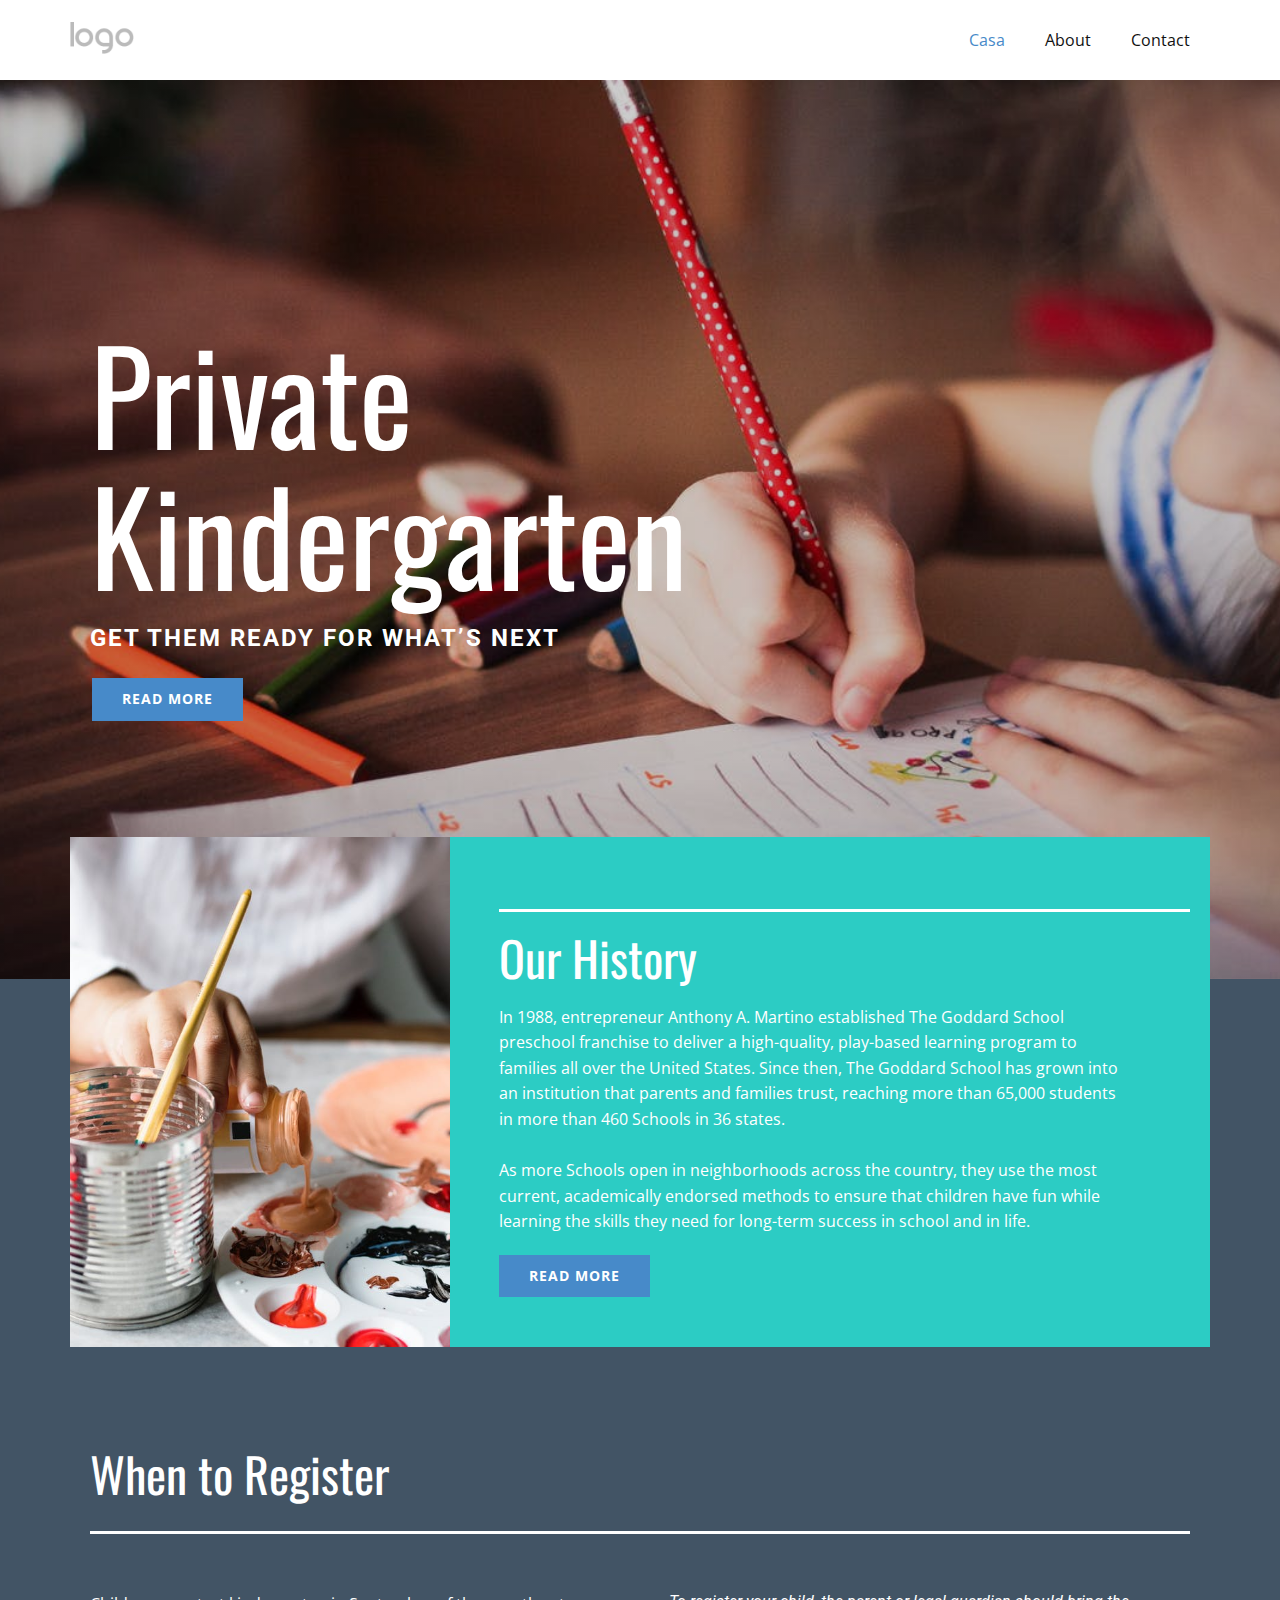
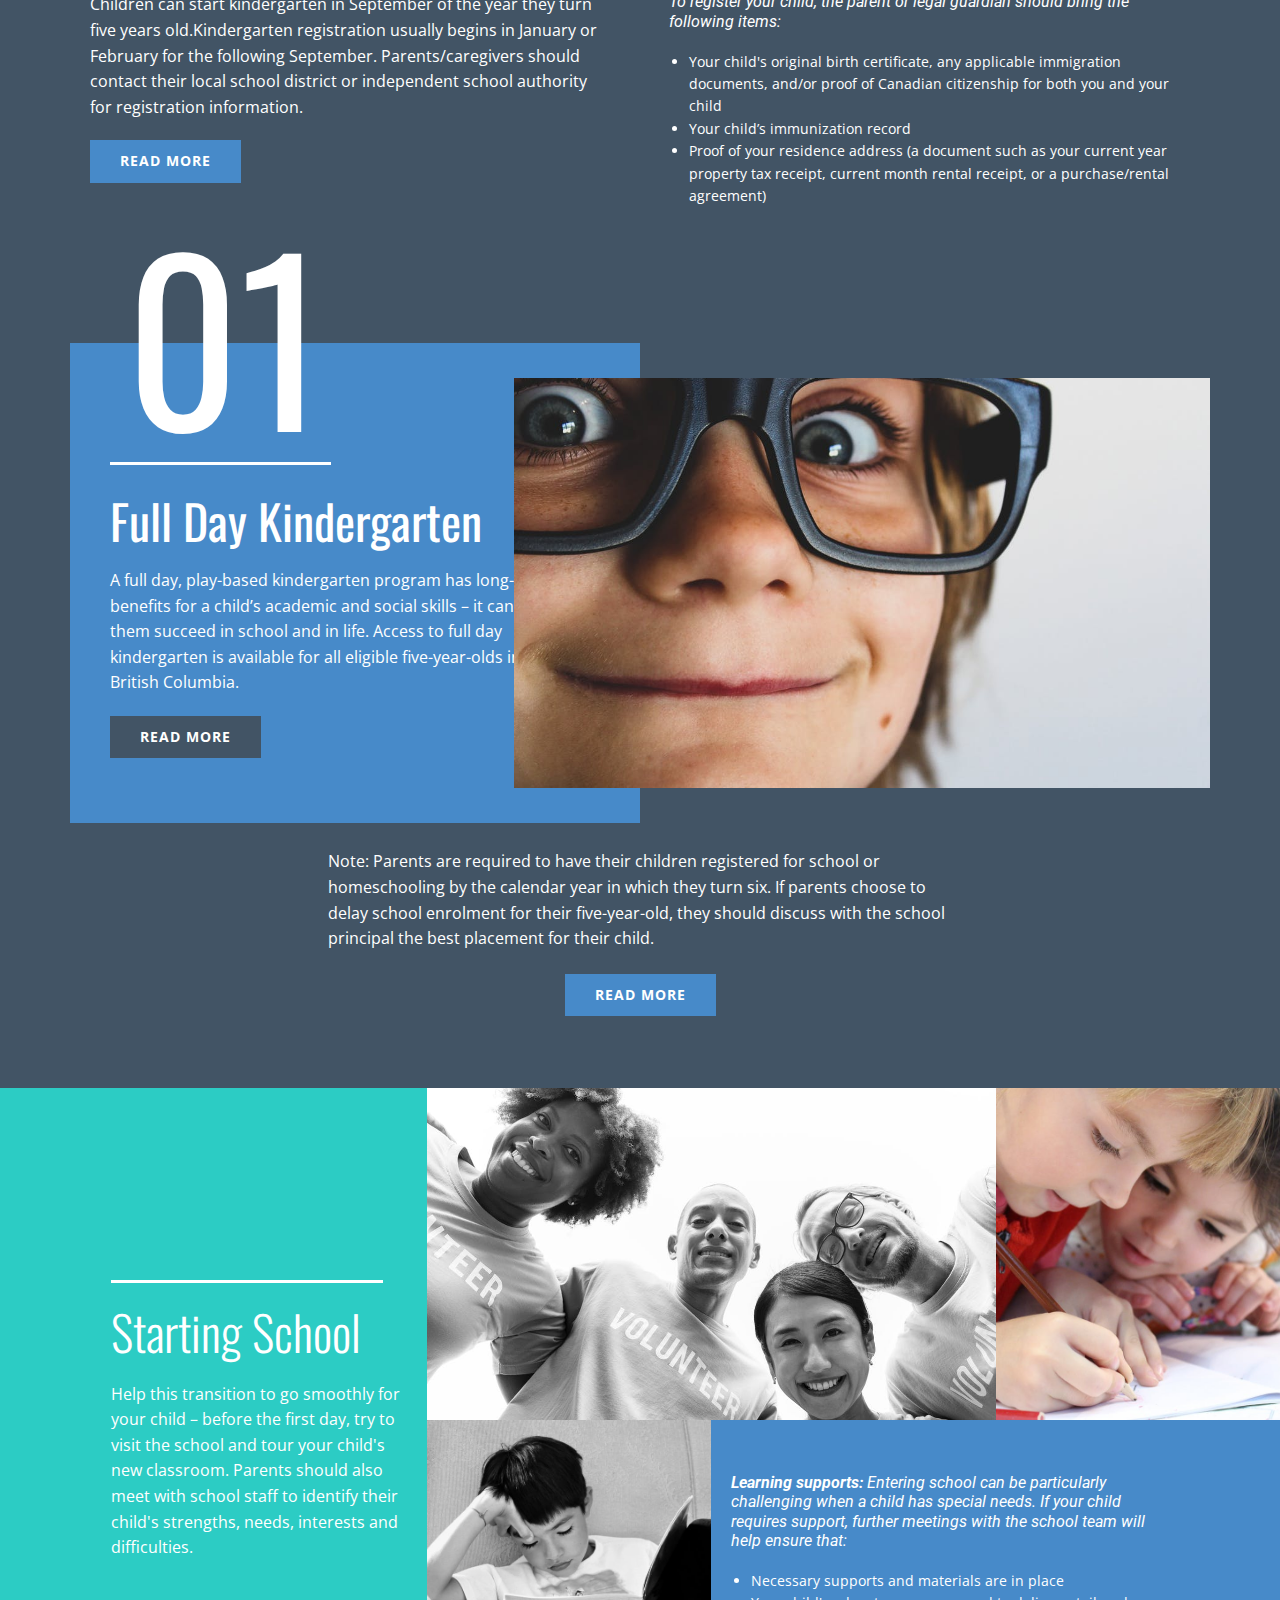
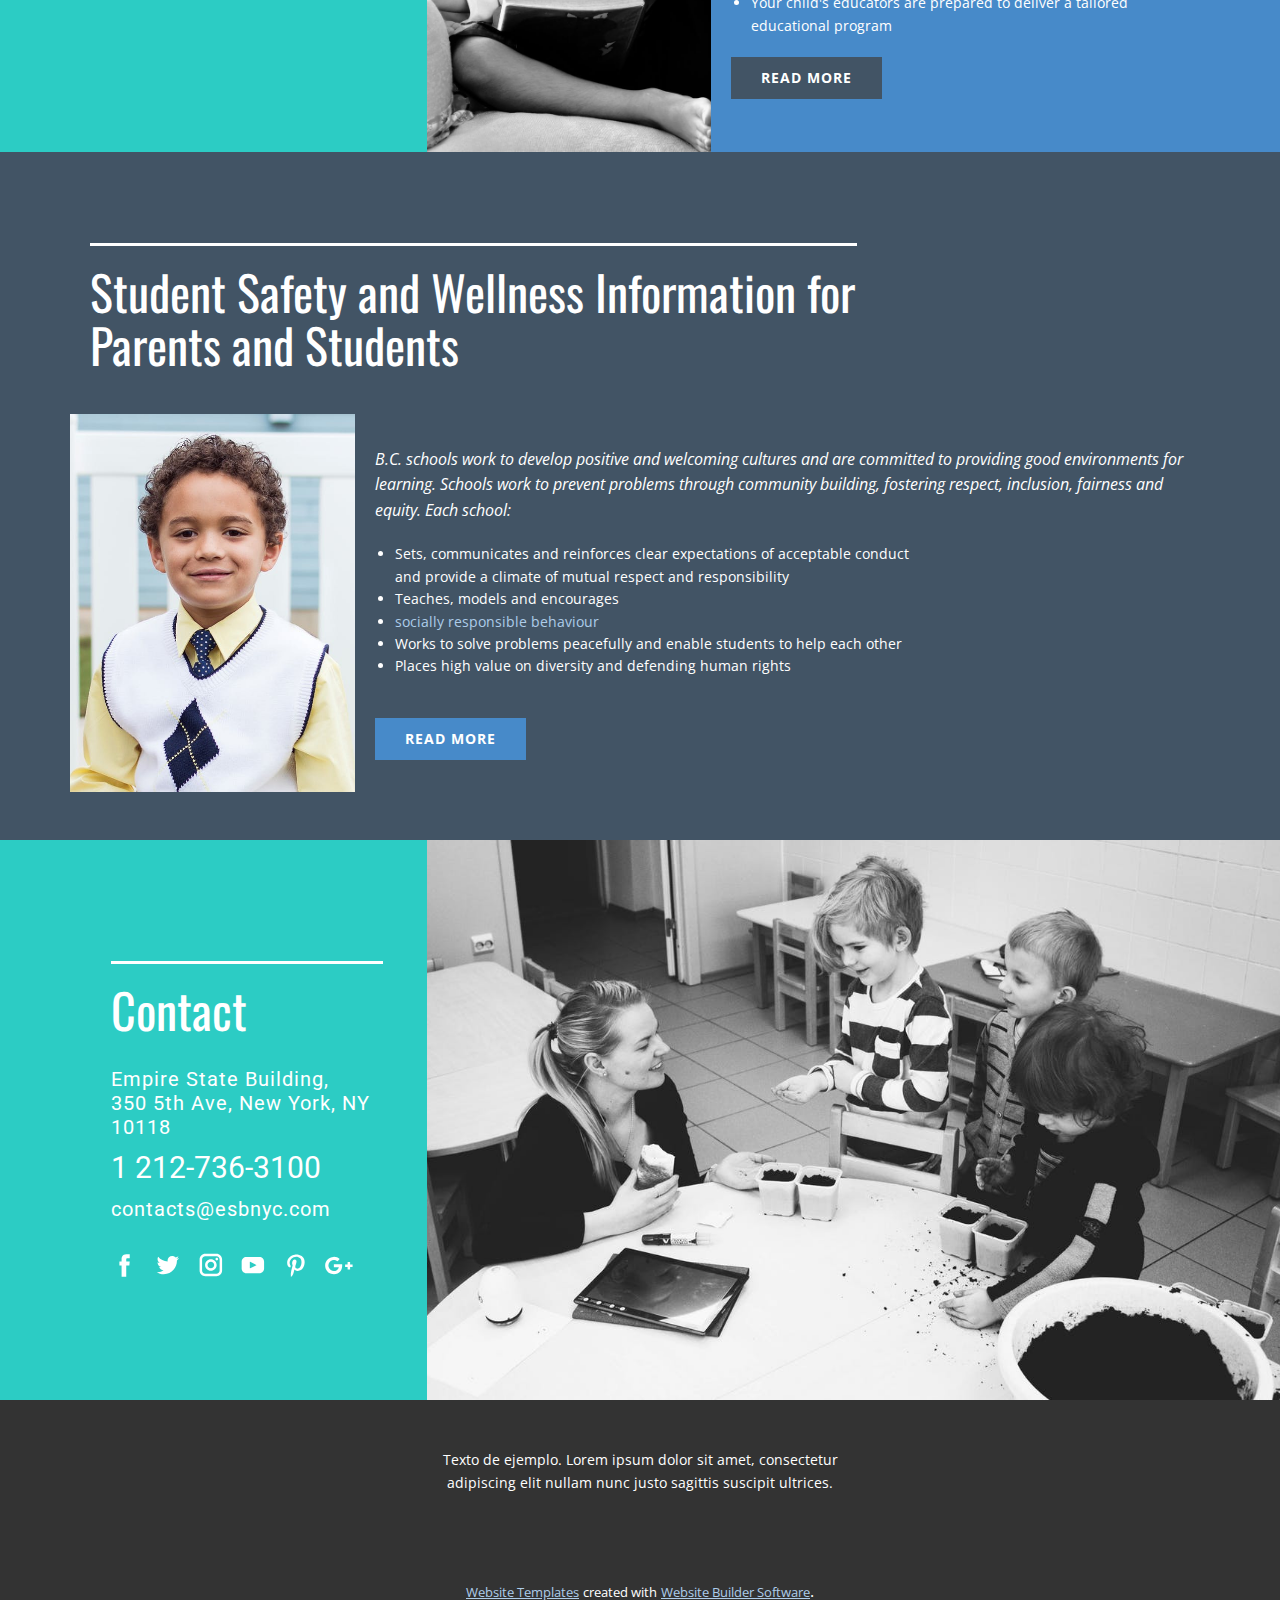
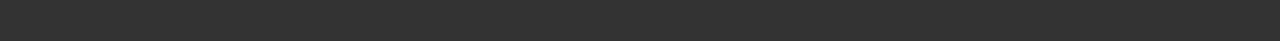
<file: index.html>
<!DOCTYPE html>
<html style="font-size: 16px;">
  <head>
    <meta name="viewport" content="width=device-width, initial-scale=1.0">
    <meta charset="utf-8">
    <meta name="keywords" content="Private Kindergarten, Our History, When to Register, Full Day Kindergarten, 01, Starting School, Student Safety and Wellness Information for Parents and Students, Contact">
    <meta name="description" content="">
    <meta name="page_type" content="np-template-header-footer-from-plugin">
    <title>Casa</title>
    <link rel="stylesheet" href="nicepage.css" media="screen">
<link rel="stylesheet" href="Casa.css" media="screen">
    <script class="u-script" type="text/javascript" src="jquery.js" defer=""></script>
    <script class="u-script" type="text/javascript" src="nicepage.js" defer=""></script>
    <meta name="generator" content="Nicepage 3.30.0, nicepage.com">
    <link id="u-theme-google-font" rel="stylesheet" href="https://fonts.googleapis.com/css?family=Roboto:100,100i,300,300i,400,400i,500,500i,700,700i,900,900i|Open+Sans:300,300i,400,400i,600,600i,700,700i,800,800i">
    <link id="u-page-google-font" rel="stylesheet" href="https://fonts.googleapis.com/css?family=Oswald:200,300,400,500,600,700">
    
    
    
    
    
    
    
    
    <script type="application/ld+json">{
		"@context": "http://schema.org",
		"@type": "Organization",
		"name": "",
		"logo": "images/default-logo.png"
}</script>
    <meta name="theme-color" content="#478ac9">
    <meta property="og:title" content="Casa">
    <meta property="og:type" content="website">
  </head>
  <body data-home-page="Casa.html" data-home-page-title="Casa" class="u-body"><header class="u-clearfix u-header u-header" id="sec-f6b8"><div class="u-clearfix u-sheet u-valign-middle u-sheet-1">
        <a href="https://nicepage.com" class="u-image u-logo u-image-1">
          <img src="images/default-logo.png" class="u-logo-image u-logo-image-1">
        </a>
        <nav class="u-menu u-menu-dropdown u-offcanvas u-menu-1">
          <div class="menu-collapse" style="font-size: 1rem; letter-spacing: 0px;">
            <a class="u-button-style u-custom-left-right-menu-spacing u-custom-padding-bottom u-custom-top-bottom-menu-spacing u-nav-link u-text-active-palette-1-base u-text-hover-palette-2-base" href="#">
              <svg><use xmlns:xlink="http://www.w3.org/1999/xlink" xlink:href="#menu-hamburger"></use></svg>
              <svg version="1.1" xmlns="http://www.w3.org/2000/svg" xmlns:xlink="http://www.w3.org/1999/xlink"><defs><symbol id="menu-hamburger" viewBox="0 0 16 16" style="width: 16px; height: 16px;"><rect y="1" width="16" height="2"></rect><rect y="7" width="16" height="2"></rect><rect y="13" width="16" height="2"></rect>
</symbol>
</defs></svg>
            </a>
          </div>
          <div class="u-nav-container">
            <ul class="u-nav u-unstyled u-nav-1"><li class="u-nav-item"><a class="u-button-style u-nav-link u-text-active-palette-1-base u-text-hover-palette-2-base" href="Casa.html" style="padding: 10px 20px;">Casa</a>
</li><li class="u-nav-item"><a class="u-button-style u-nav-link u-text-active-palette-1-base u-text-hover-palette-2-base" href="About.html" style="padding: 10px 20px;">About</a>
</li><li class="u-nav-item"><a class="u-button-style u-nav-link u-text-active-palette-1-base u-text-hover-palette-2-base" href="Contact.html" style="padding: 10px 20px;">Contact</a>
</li></ul>
          </div>
          <div class="u-nav-container-collapse">
            <div class="u-black u-container-style u-inner-container-layout u-opacity u-opacity-95 u-sidenav">
              <div class="u-inner-container-layout u-sidenav-overflow">
                <div class="u-menu-close"></div>
                <ul class="u-align-center u-nav u-popupmenu-items u-unstyled u-nav-2"><li class="u-nav-item"><a class="u-button-style u-nav-link" href="Casa.html">Casa</a>
</li><li class="u-nav-item"><a class="u-button-style u-nav-link" href="About.html">About</a>
</li><li class="u-nav-item"><a class="u-button-style u-nav-link" href="Contact.html">Contact</a>
</li></ul>
              </div>
            </div>
            <div class="u-black u-menu-overlay u-opacity u-opacity-70"></div>
          </div>
        </nav>
      </div></header>
    <section class="u-clearfix u-image u-shading u-section-1" id="carousel_ee91">
      <div class="u-clearfix u-sheet u-sheet-1">
        <div class="u-container-style u-expanded-width-sm u-expanded-width-xs u-group u-group-1">
          <div class="u-container-layout u-valign-middle-sm u-valign-middle-xs">
            <h1 class="u-custom-font u-font-oswald u-text u-title u-text-1">Private Kindergarten</h1>
            <h4 class="u-text u-text-2">GET THEM READY FOR WHAT’S NEXT</h4>
            <a href="https://nicepage.com/wysiwyg-html-editor" class="u-btn u-button-style u-palette-1-base u-btn-1">read more</a>
          </div>
        </div>
      </div>
    </section>
    <section class="u-clearfix u-palette-1-dark-2 u-section-2" id="carousel_9b32">
      <div class="u-clearfix u-sheet u-sheet-1">
        <div class="u-clearfix u-expanded-width u-layout-wrap u-layout-wrap-1">
          <div class="u-layout">
            <div class="u-layout-row">
              <div class="u-container-style u-image u-layout-cell u-left-cell u-size-20 u-image-1">
                <div class="u-container-layout"></div>
              </div>
              <div class="u-container-style u-layout-cell u-palette-4-base u-right-cell u-size-40 u-layout-cell-2">
                <div class="u-container-layout u-valign-middle-md u-container-layout-2">
                  <div class="u-border-3 u-border-white u-expanded-width-xs u-line u-line-horizontal u-line-1"></div>
                  <h2 class="u-custom-font u-font-oswald u-text u-text-1">Our History</h2>
                  <p class="u-text u-text-2">In 1988, entrepreneur Anthony A. Martino established The Goddard School preschool franchise to deliver a high-quality, play-based learning program to families all over the United States. Since then, The Goddard School has
                                    grown into an institution that parents and families trust, reaching more than 65,000 students in more than 460 Schools in 36 states. <br>
                    <br>As more Schools open in neighborhoods across the country, they use the most current, academically endorsed methods to ensure that children have fun while learning the skills they need for long-term success in school
                                    and in life.
                  </p>
                  <a href="https://nicepage.com/website-templates" class="u-btn u-button-style u-palette-1-base u-btn-1">read more</a>
                </div>
              </div>
            </div>
          </div>
        </div>
      </div>
    </section>
    <section class="u-clearfix u-palette-1-dark-2 u-section-3" id="carousel_68fe">
      <div class="u-clearfix u-sheet u-sheet-1">
        <div class="u-clearfix u-expanded-width u-gutter-18 u-layout-wrap u-layout-wrap-1">
          <div class="u-layout">
            <div class="u-layout-col">
              <div class="u-size-30">
                <div class="u-layout-row">
                  <div class="u-container-style u-layout-cell u-left-cell u-right-cell u-size-60 u-layout-cell-1">
                    <div class="u-container-layout u-valign-middle u-container-layout-1">
                      <h2 class="u-custom-font u-font-oswald u-text u-text-1">When to Register</h2>
                      <div class="u-border-3 u-border-white u-line u-line-horizontal u-line-1"></div>
                    </div>
                  </div>
                </div>
              </div>
              <div class="u-size-30">
                <div class="u-layout-row">
                  <div class="u-container-style u-layout-cell u-left-cell u-size-30 u-layout-cell-2">
                    <div class="u-container-layout">
                      <p class="u-text u-text-2">Children can start kindergarten in September of the year they turn five years old.Kindergarten registration usually begins in January or February for the following September. Parents/caregivers should contact their
                                            local school district or independent school authority for registration information.</p>
                      <a href="https://nicepage.app" class="u-btn u-button-style u-palette-1-base u-btn-1">read more</a>
                    </div>
                  </div>
                  <div class="u-container-style u-layout-cell u-right-cell u-size-30 u-layout-cell-3">
                    <div class="u-container-layout">
                      <h4 class="u-text u-text-3">To register your child, the parent or legal guardian should bring the following items:</h4>
                      <ul class="u-text u-text-4">
                        <li>Your child's original birth certificate, any applicable immigration documents, and/or proof of Canadian citizenship for both you and your child</li>
                        <li>Your child’s immunization record</li>
                        <li>Proof of your residence address (a document such as your current year property tax receipt, current month rental receipt, or a purchase/rental agreement)</li>
                      </ul>
                    </div>
                  </div>
                </div>
              </div>
            </div>
          </div>
        </div>
      </div>
    </section>
    <section class="u-clearfix u-palette-1-dark-2 u-section-4" id="carousel_2bb0">
      <div class="u-clearfix u-sheet u-sheet-1">
        <div class="u-clearfix u-expanded-width u-layout-wrap u-layout-wrap-1">
          <div class="u-layout">
            <div class="u-layout-col">
              <div class="u-size-30">
                <div class="u-layout-row">
                  <div class="u-container-style u-layout-cell u-left-cell u-size-30 u-layout-cell-1">
                    <div class="u-container-layout u-valign-bottom-lg u-valign-bottom-md u-valign-bottom-xl u-valign-middle-sm u-valign-middle-xs u-container-layout-1">
                      <div class="u-expanded u-palette-1-base u-shape u-shape-rectangle"></div>
                      <div class="u-border-3 u-border-white u-line u-line-horizontal u-line-1"></div>
                      <h2 class="u-custom-font u-font-oswald u-text u-text-1">Full Day Kindergarten</h2>
                      <p class="u-text u-text-2">A full day, play-based kindergarten program has long-term benefits for a child’s academic and social skills – it can help them succeed in school and in life. Access to full day kindergarten is available for all
                                            eligible five-year-olds in British Columbia.</p>
                      <a href="https://nicepage.com/k/prescription-medicine-html-templates" class="u-btn u-button-style u-palette-1-dark-2 u-btn-1">read more</a>
                    </div>
                  </div>
                  <div class="u-container-style u-expand-resize u-layout-cell u-right-cell u-size-30 u-layout-cell-2">
                    <div class="u-container-layout">
                      <img class="u-image u-image-1" src="images/97cb3344996da826c1147bbbdf1ec438.jpeg">
                    </div>
                  </div>
                </div>
              </div>
              <div class="u-size-30">
                <div class="u-layout-row">
                  <div class="u-align-left u-container-style u-layout-cell u-left-cell u-right-cell u-size-60 u-layout-cell-3">
                    <div class="u-container-layout u-valign-middle u-container-layout-3">
                      <p class="u-text u-text-3">Note:&nbsp;Parents are required to have their children registered for school or homeschooling by the calendar year in which they turn six. If parents choose to delay school enrolment for their five-year-old, they
                                            should discuss with the school principal the best placement for their child.</p>
                      <a href="https://nicepage.online" class="u-btn u-button-style u-palette-1-base u-btn-2">read more</a>
                    </div>
                  </div>
                </div>
              </div>
            </div>
          </div>
        </div>
        <h1 class="u-custom-font u-font-oswald u-text u-title u-text-4">01</h1>
      </div>
    </section>
    <section class="u-clearfix u-section-5" id="carousel_b24f">
      <div class="u-clearfix u-expanded-width u-layout-wrap">
        <div class="u-gutter-0 u-layout">
          <div class="u-layout-row">
            <div class="u-size-20 u-size-60-md">
              <div class="u-layout-row">
                <div class="u-container-style u-layout-cell u-left-cell u-palette-4-base u-size-60 u-layout-cell-1">
                  <div class="u-container-layout u-valign-middle u-container-layout-1">
                    <div class="u-border-3 u-border-white u-line u-line-horizontal u-line-1"></div>
                    <h2 class="u-custom-font u-font-oswald u-text u-text-1">Starting School</h2>
                    <p class="u-text u-text-2">Help this transition to go smoothly for your child – before the first day, try to visit the school and tour your child's new classroom. Parents should also meet with school staff to identify their child's strengths,
                                        needs, interests and difficulties.</p>
                  </div>
                </div>
              </div>
            </div>
            <div class="u-size-40 u-size-60-md">
              <div class="u-layout-col">
                <div class="u-size-30">
                  <div class="u-layout-row">
                    <div class="u-container-style u-image u-layout-cell u-size-40 u-image-1">
                      <div class="u-container-layout"></div>
                    </div>
                    <div class="u-container-style u-image u-layout-cell u-right-cell u-size-20 u-image-2">
                      <div class="u-container-layout"></div>
                    </div>
                  </div>
                </div>
                <div class="u-size-30">
                  <div class="u-layout-row">
                    <div class="u-container-style u-image u-layout-cell u-size-20 u-image-3">
                      <div class="u-container-layout"></div>
                    </div>
                    <div class="u-container-style u-layout-cell u-palette-1-base u-right-cell u-size-40 u-layout-cell-5">
                      <div class="u-container-layout u-valign-middle u-container-layout-5">
                        <h5 class="u-text u-text-3"><b>Learning supports:&nbsp;</b>Entering school can be particularly challenging when a child has special needs. If your child requires support, further meetings with the school team will help ensure that:
                        </h5>
                        <ul class="u-text u-text-4">
                          <li>Necessary supports and materials are in place</li>
                          <li>Your child's educators are prepared to deliver a tailored educational program</li>
                        </ul>
                        <a href="https://nicepage.com/c/education-website-templates" class="u-btn u-button-style u-palette-1-dark-2 u-btn-1">read more</a>
                      </div>
                    </div>
                  </div>
                </div>
              </div>
            </div>
          </div>
        </div>
      </div>
    </section>
    <section class="u-clearfix u-palette-1-dark-2 u-section-6" id="carousel_473e">
      <div class="u-clearfix u-sheet u-sheet-1">
        <div class="u-clearfix u-expanded-width u-layout-wrap u-layout-wrap-1">
          <div class="u-layout">
            <div class="u-layout-col">
              <div class="u-size-30">
                <div class="u-layout-row">
                  <div class="u-container-style u-layout-cell u-left-cell u-right-cell u-size-60 u-layout-cell-1">
                    <div class="u-container-layout u-valign-middle u-container-layout-1">
                      <div class="u-border-3 u-border-white u-line u-line-horizontal u-line-1"></div>
                      <h2 class="u-custom-font u-font-oswald u-text u-text-1">Student Safety and Wellness Information for Parents and Students</h2>
                    </div>
                  </div>
                </div>
              </div>
              <div class="u-size-30">
                <div class="u-layout-row">
                  <div class="u-container-style u-image u-layout-cell u-left-cell u-size-15 u-image-1">
                    <div class="u-container-layout"></div>
                  </div>
                  <div class="u-container-style u-layout-cell u-right-cell u-size-45 u-layout-cell-3">
                    <div class="u-container-layout u-valign-middle">
                      <p class="u-text u-text-2">B.C. schools work to develop positive and welcoming cultures and are committed to providing good environments for learning. Schools work to prevent problems through community building, fostering respect, inclusion,
                                            fairness and equity. Each school:</p>
                      <ul class="u-text u-text-3">
                        <li>Sets, communicates and reinforces clear expectations of acceptable conduct and provide a climate of mutual respect and responsibility</li>
                        <li>Teaches, models and encourages</li>
                        <li>
                          <a href="https://www2.gov.bc.ca/gov/content/education-training/k-12/support/student-safety-wellness/encouraging-socially-responsible-behaviour" target="_self">socially responsible behaviour</a>
                        </li>
                        <li>Works to solve problems peacefully and enable students to help each other</li>
                        <li>Places high value on diversity and defending human rights</li>
                      </ul>
                      <a href="https://nicepage.com/k/aesthetic-html-templates" class="u-btn u-button-style u-palette-1-base u-btn-1">read more</a>
                    </div>
                  </div>
                </div>
              </div>
            </div>
          </div>
        </div>
      </div>
    </section>
    <section class="u-clearfix u-section-7" id="carousel_f4b5">
      <div class="u-clearfix u-expanded-width u-layout-wrap u-layout-wrap-1">
        <div class="u-layout">
          <div class="u-layout-row">
            <div class="u-container-style u-layout-cell u-left-cell u-palette-4-base u-size-20 u-layout-cell-1">
              <div class="u-container-layout u-valign-middle u-container-layout-1">
                <div class="u-border-3 u-border-white u-line u-line-horizontal u-line-1"></div>
                <h2 class="u-custom-font u-font-oswald u-text u-text-1">Contact</h2>
                <h5 class="u-align-left u-text u-text-2">Empire State Building,<br>350 5th Ave, New York, NY 10118<br>
                </h5>
                <h5 class="u-text u-text-3">1 212-736-3100</h5>
                <h5 class="u-text u-text-4">
                  <a href="mailto:contacts@esbnyc.com">contacts@esbnyc.com</a>
                  <br>
                </h5>
                <div class="u-social-icons u-spacing-15 u-social-icons-1">
                  <a class="u-social-url" target="_blank" href=""><span class="u-icon u-icon-circle u-social-facebook u-social-icon u-icon-1"><svg class="u-svg-link" preserveAspectRatio="xMidYMin slice" viewBox="0 0 112.2 112.2" style="undefined"><use xmlns:xlink="http://www.w3.org/1999/xlink" xlink:href="#svg-be85"></use></svg><svg x="0px" y="0px" viewBox="0 0 112.2 112.2" enable-background="new 0 0 112.2 112.2" xml:space="preserve" id="svg-be85" class="u-svg-content"><path d="M75.5,28.8H65.4c-1.5,0-4,0.9-4,4.3v9.4h13.9l-1.5,15.8H61.4v45.1H42.8V58.3h-8.8V42.4h8.8V32.2 c0-7.4,3.4-18.8,18.8-18.8h13.8v15.4H75.5z"></path></svg></span>
                  </a>
                  <a class="u-social-url" target="_blank" href=""><span class="u-icon u-icon-circle u-social-icon u-social-twitter u-icon-2"><svg class="u-svg-link" preserveAspectRatio="xMidYMin slice" viewBox="0 0 112.2 112.2" style="undefined"><use xmlns:xlink="http://www.w3.org/1999/xlink" xlink:href="#svg-4d25"></use></svg><svg x="0px" y="0px" viewBox="0 0 112.2 112.2" enable-background="new 0 0 112.2 112.2" xml:space="preserve" id="svg-4d25" class="u-svg-content"><path d="M92.2,38.2c0,0.8,0,1.6,0,2.3c0,24.3-18.6,52.4-52.6,52.4c-10.6,0.1-20.2-2.9-28.5-8.2 c1.4,0.2,2.9,0.2,4.4,0.2c8.7,0,16.7-2.9,23-7.9c-8.1-0.2-14.9-5.5-17.3-12.8c1.1,0.2,2.4,0.2,3.4,0.2c1.6,0,3.3-0.2,4.8-0.7 c-8.4-1.6-14.9-9.2-14.9-18c0-0.2,0-0.2,0-0.2c2.5,1.4,5.4,2.2,8.4,2.3c-5-3.3-8.3-8.9-8.3-15.4c0-3.4,1-6.5,2.5-9.2 c9.1,11.1,22.7,18.5,38,19.2c-0.2-1.4-0.4-2.8-0.4-4.3c0.1-10,8.3-18.2,18.5-18.2c5.4,0,10.1,2.2,13.5,5.7c4.3-0.8,8.1-2.3,11.7-4.5 c-1.4,4.3-4.3,7.9-8.1,10.1c3.7-0.4,7.3-1.4,10.6-2.9C98.9,32.3,95.7,35.5,92.2,38.2z"></path></svg></span>
                  </a>
                  <a class="u-social-url" target="_blank" href=""><span class="u-icon u-icon-circle u-social-icon u-social-instagram u-icon-3"><svg class="u-svg-link" preserveAspectRatio="xMidYMin slice" viewBox="0 0 112.2 112.2" style="undefined"><use xmlns:xlink="http://www.w3.org/1999/xlink" xlink:href="#svg-ced7"></use></svg><svg x="0px" y="0px" viewBox="0 0 112.2 112.2" enable-background="new 0 0 112.2 112.2" xml:space="preserve" id="svg-ced7" class="u-svg-content"><path d="M55.9,32.9c-12.8,0-23.2,10.4-23.2,23.2s10.4,23.2,23.2,23.2s23.2-10.4,23.2-23.2S68.7,32.9,55.9,32.9z M55.9,69.4c-7.4,0-13.3-6-13.3-13.3c-0.1-7.4,6-13.3,13.3-13.3s13.3,6,13.3,13.3C69.3,63.5,63.3,69.4,55.9,69.4z"></path><path d="M79.7,26.8c-3,0-5.4,2.5-5.4,5.4s2.5,5.4,5.4,5.4c3,0,5.4-2.5,5.4-5.4S82.7,26.8,79.7,26.8z"></path><path d="M78.2,11H33.5C21,11,10.8,21.3,10.8,33.7v44.7c0,12.6,10.2,22.8,22.7,22.8h44.7c12.6,0,22.7-10.2,22.7-22.7 V33.7C100.8,21.1,90.6,11,78.2,11z M91,78.4c0,7.1-5.8,12.8-12.8,12.8H33.5c-7.1,0-12.8-5.8-12.8-12.8V33.7 c0-7.1,5.8-12.8,12.8-12.8h44.7c7.1,0,12.8,5.8,12.8,12.8V78.4z"></path></svg></span>
                  </a>
                  <a class="u-social-url" target="_blank" href=""><span class="u-icon u-icon-circle u-social-icon u-social-youtube u-icon-4"><svg class="u-svg-link" preserveAspectRatio="xMidYMin slice" viewBox="0 0 112.2 112.2" style="undefined"><use xmlns:xlink="http://www.w3.org/1999/xlink" xlink:href="#svg-0c00"></use></svg><svg x="0px" y="0px" viewBox="0 0 112.2 112.2" enable-background="new 0 0 112.2 112.2" xml:space="preserve" id="svg-0c00" class="u-svg-content"><path d="M82.3,24H29.7C19.3,24,11,32.5,11,43v26.7c0,10.5,8.3,19,18.7,19h52.5c10.3,0,18.7-8.5,18.7-19V43 C101,32.5,92.7,24,82.3,24L82.3,24z M69.7,57.6L45.1,69.5c-0.7,0.2-1.4-0.2-1.4-0.8V44.1c0-0.7,0.8-1.3,1.4-0.8l24.6,12.6 C70.4,56.2,70.4,57.3,69.7,57.6L69.7,57.6z"></path></svg></span>
                  </a>
                  <a class="u-social-url" target="_blank" href=""><span class="u-icon u-icon-circle u-social-icon u-social-pinterest u-icon-5"><svg class="u-svg-link" preserveAspectRatio="xMidYMin slice" viewBox="0 0 112.2 112.2" style="undefined"><use xmlns:xlink="http://www.w3.org/1999/xlink" xlink:href="#svg-3927"></use></svg><svg x="0px" y="0px" viewBox="0 0 112.2 112.2" enable-background="new 0 0 112.2 112.2" xml:space="preserve" id="svg-3927" class="u-svg-content"><path d="M61.9,79.8c-5.5-0.3-7.8-3.1-12-5.8c-2.3,12.4-5.4,24.3-13.8,30.5c-2.6-18.7,3.8-32.8,6.9-47.7 c-5.1-8.7,0.7-26.2,11.5-21.9c13.5,5.4-11.6,32.3,5.1,35.7c17.6,3.5,24.7-30.5,13.8-41.4c-15.7-16.1-45.7-0.5-42,22.3 c0.9,5.6,6.7,7.2,2.3,15c-10.1-2.2-13-10.2-12.7-20.7c0.6-17.3,15.5-29.3,30.5-31.1c19-2.2,36.8,6.9,39.2,24.7 C93.4,59.5,82.3,81.3,61.9,79.8z"></path></svg></span>
                  </a>
                  <a class="u-social-url" target="_blank" href=""><span class="u-icon u-icon-circle u-social-google u-social-icon u-icon-6"><svg class="u-svg-link" preserveAspectRatio="xMidYMin slice" viewBox="0 0 112.2 112.2" style="undefined"><use xmlns:xlink="http://www.w3.org/1999/xlink" xlink:href="#svg-3578"></use></svg><svg x="0px" y="0px" viewBox="0 0 112.2 112.2" enable-background="new 0 0 112.2 112.2" xml:space="preserve" id="svg-3578" class="u-svg-content"><path d="M62.2,81.6c-8.6,11.2-24.6,14.4-37.6,10C10.9,87,0.8,73.2,1,58.5c-0.8-18,15.2-34.6,33.1-34.9 c9.2-0.8,18.2,2.7,25,8.6c-2.9,3.1-5.7,6.2-8.9,9.2c-6.2-3.8-13.5-6.5-20.6-4C18.1,40.7,11,54.2,15.4,65.6 c3.5,11.8,17.8,18.3,29.2,13.2c5.8-2.1,9.7-7.4,11.3-13.2c-6.6-0.1-13.2,0-20.1-0.3c0-3.9,0-7.9,0-11.9c11.2,0,22.2,0,33.3,0 C69.9,63.4,68.3,73.9,62.2,81.6z M110.9,63.7c-3.4,0-6.6,0-10,0c0,3.4,0,6.6,0,10c-3.4,0-6.6,0-10,0c0-3.4,0-6.6,0-10 c-3.4,0-6.6,0-10,0c0-3.4,0-6.6,0-10c3.4,0,6.6,0,10,0c0-3.4,0-6.6,0.1-10c3.4,0,6.6,0,10,0c0,3.4,0,6.6,0,10c3.4,0,6.6,0,10,0 C110.9,56.9,110.9,60.3,110.9,63.7z"></path></svg></span>
                  </a>
                </div>
              </div>
            </div>
            <div class="u-container-style u-expand-resize u-image u-layout-cell u-right-cell u-size-40 u-image-1">
              <div class="u-container-layout"></div>
            </div>
          </div>
        </div>
      </div>
    </section>
    
    
    <footer class="u-align-center u-clearfix u-footer u-grey-80 u-footer" id="sec-791d"><div class="u-clearfix u-sheet u-sheet-1">
        <p class="u-small-text u-text u-text-variant u-text-1">Texto de ejemplo. Lorem ipsum dolor sit amet, consectetur adipiscing elit nullam nunc justo sagittis suscipit ultrices.</p>
      </div></footer>
    <section class="u-backlink u-clearfix u-grey-80">
      <a class="u-link" href="https://nicepage.com/website-templates" target="_blank">
        <span>Website Templates</span>
      </a>
      <p class="u-text">
        <span>created with</span>
      </p>
      <a class="u-link" href="" target="_blank">
        <span>Website Builder Software</span>
      </a>. 
    </section>
  </body>
</html>
</file>
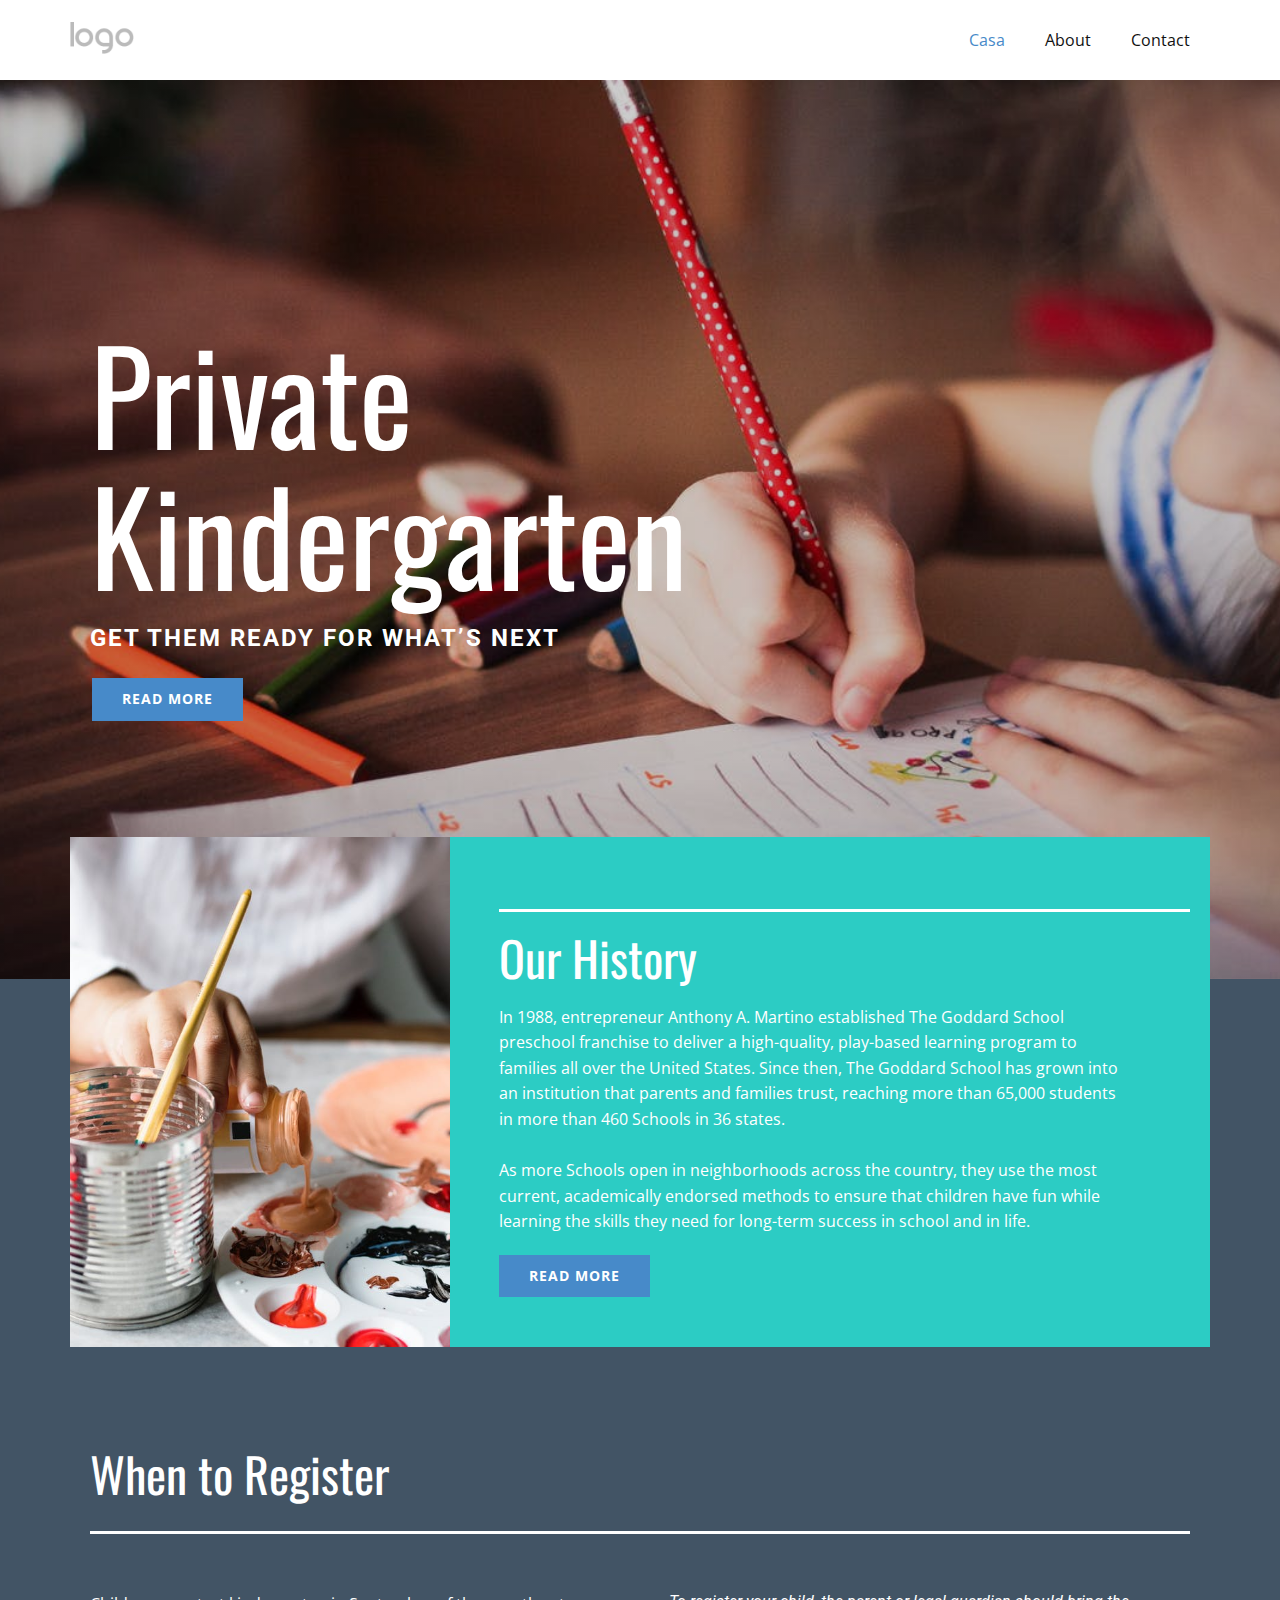
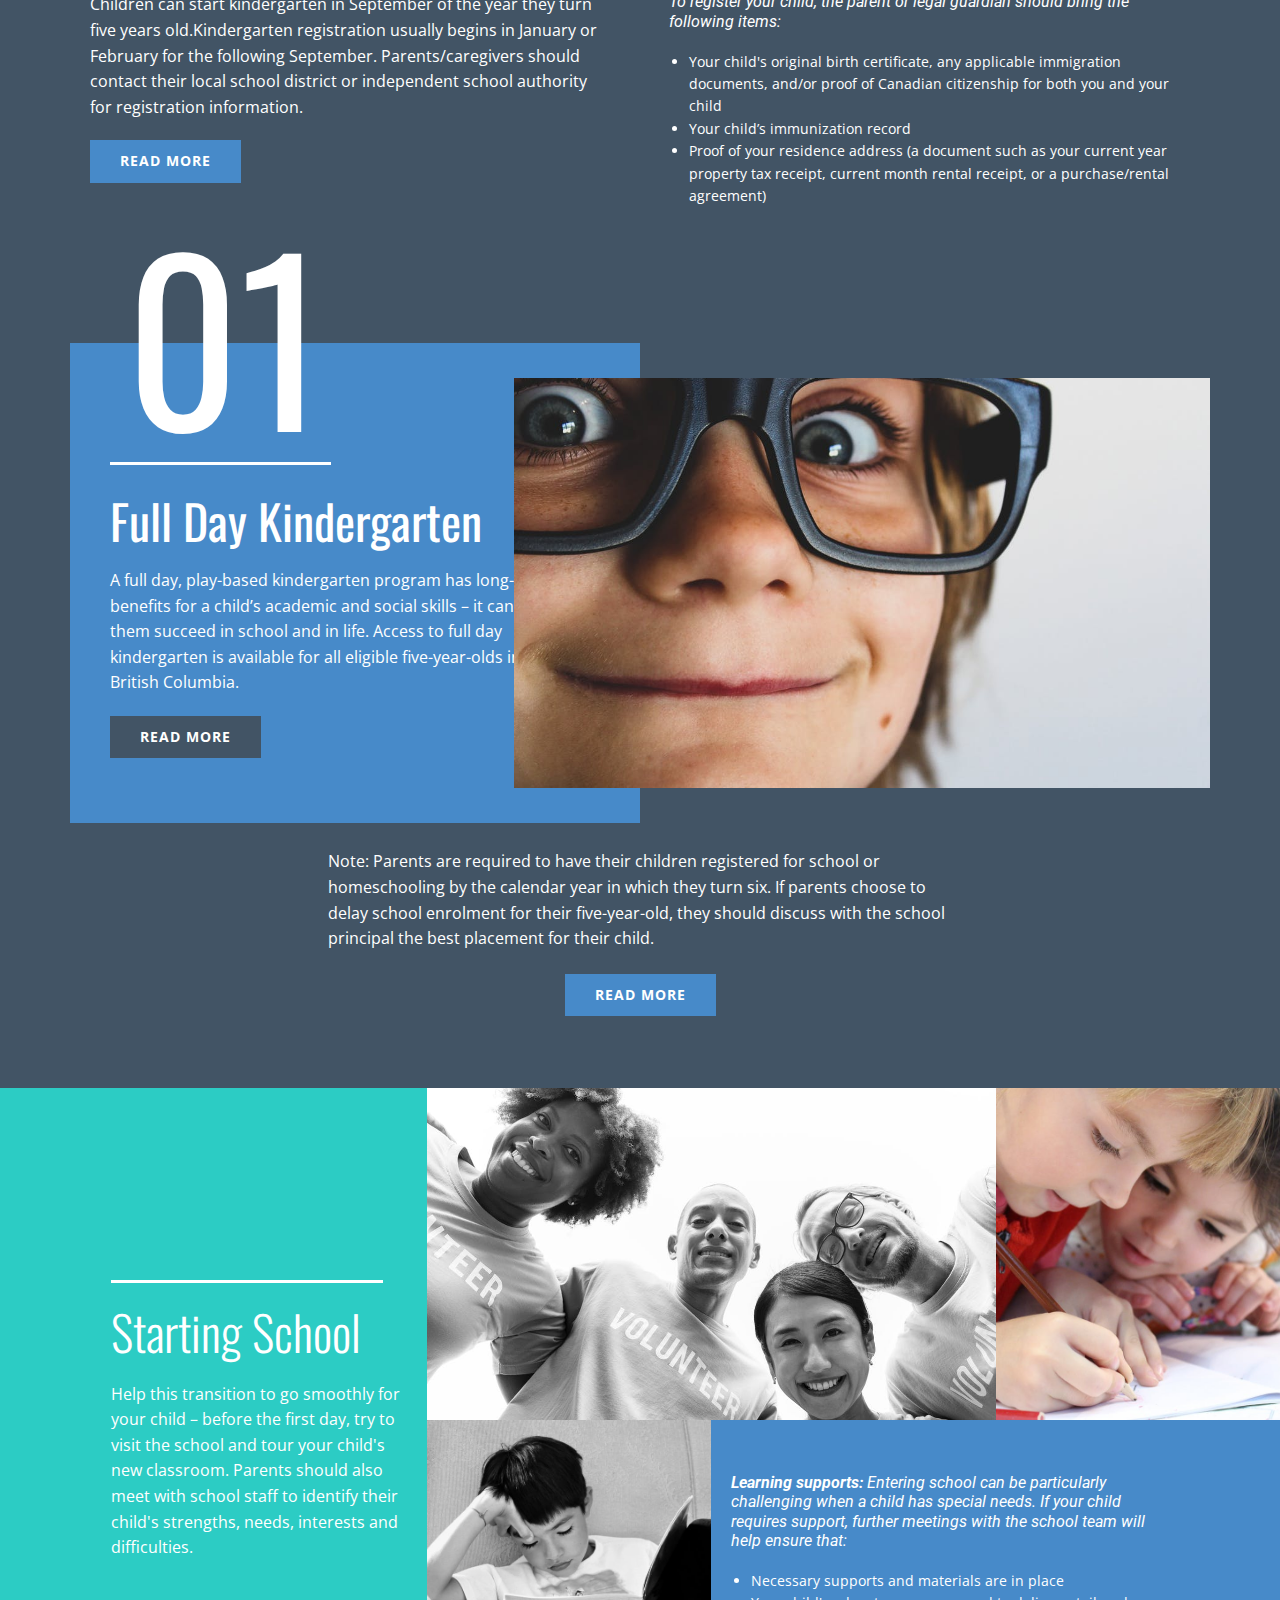
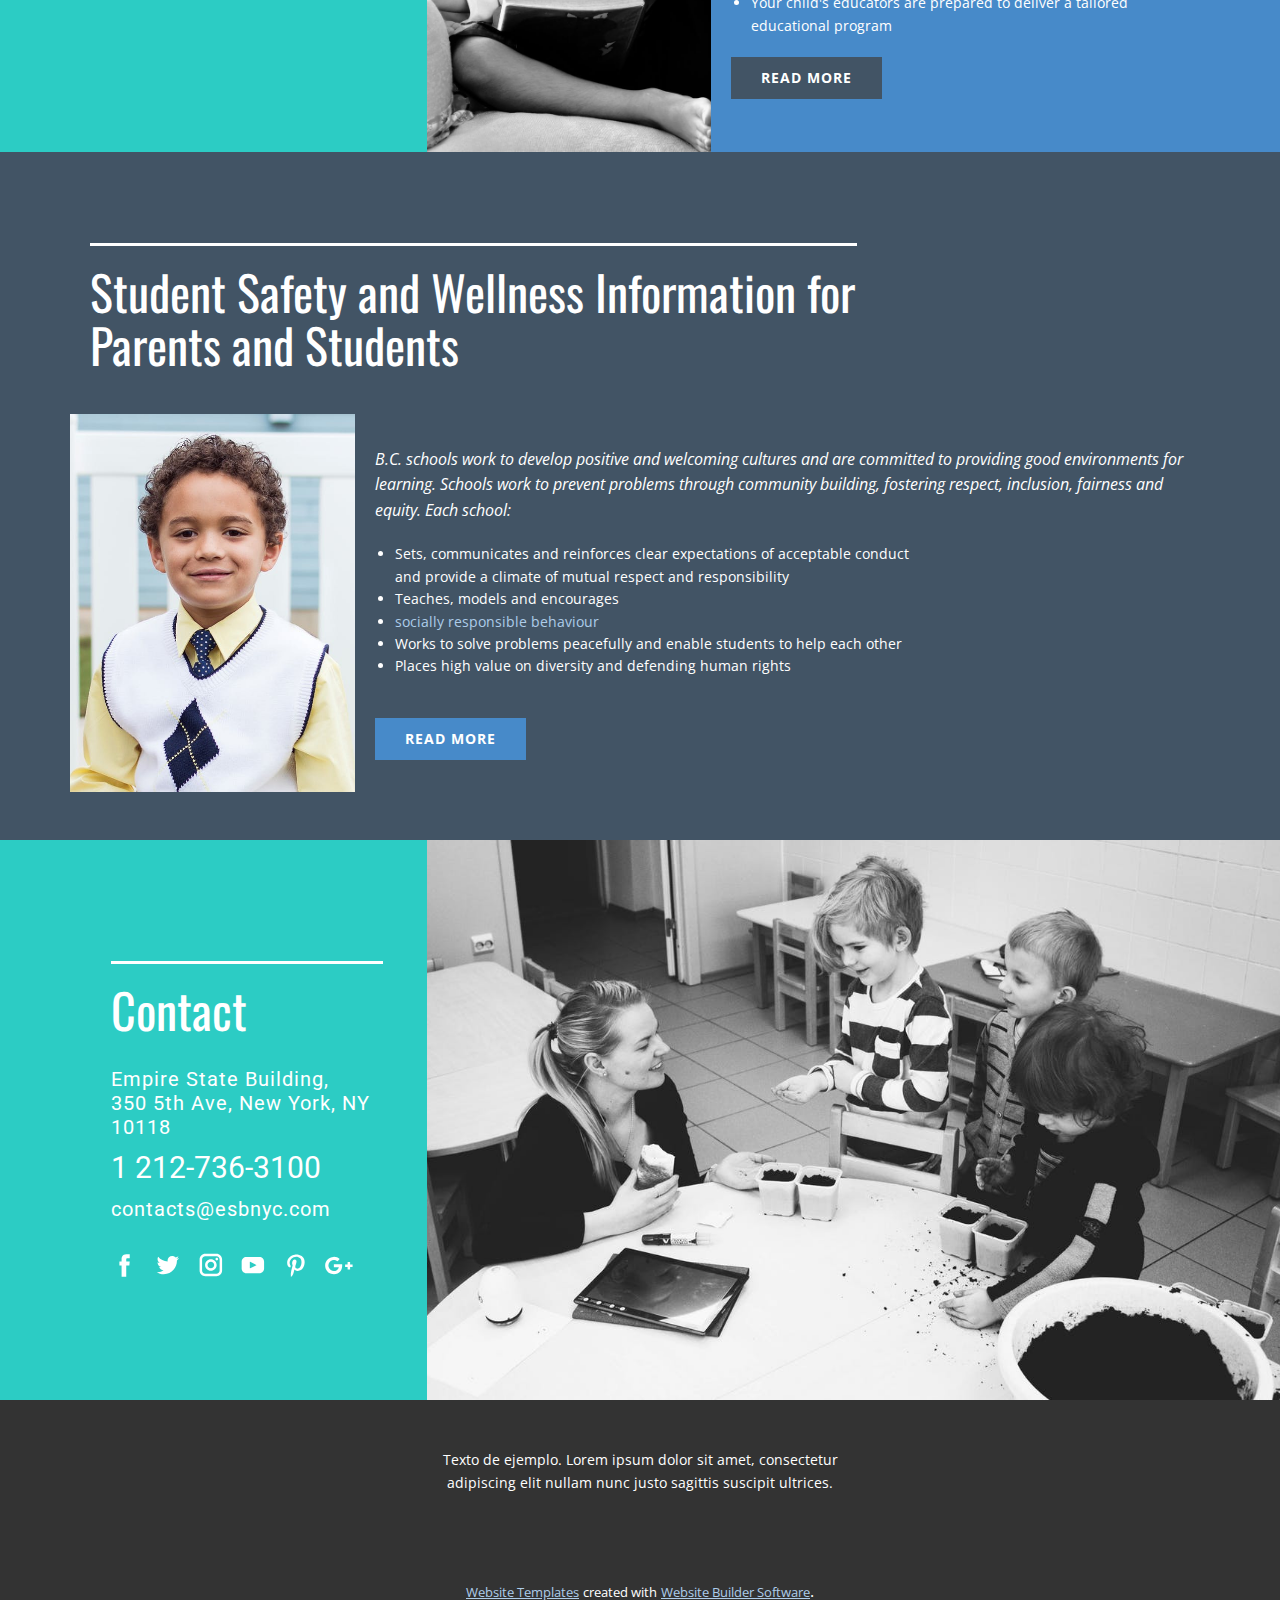
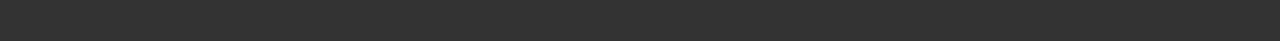
<file: Casa.html>
<!DOCTYPE html>
<html style="font-size: 16px;">
  <head>
    <meta name="viewport" content="width=device-width, initial-scale=1.0">
    <meta charset="utf-8">
    <meta name="keywords" content="Private Kindergarten, Our History, When to Register, Full Day Kindergarten, 01, Starting School, Student Safety and Wellness Information for Parents and Students, Contact">
    <meta name="description" content="">
    <meta name="page_type" content="np-template-header-footer-from-plugin">
    <title>Casa</title>
    <link rel="stylesheet" href="nicepage.css" media="screen">
<link rel="stylesheet" href="Casa.css" media="screen">
    <script class="u-script" type="text/javascript" src="jquery.js" defer=""></script>
    <script class="u-script" type="text/javascript" src="nicepage.js" defer=""></script>
    <meta name="generator" content="Nicepage 3.30.0, nicepage.com">
    <link id="u-theme-google-font" rel="stylesheet" href="https://fonts.googleapis.com/css?family=Roboto:100,100i,300,300i,400,400i,500,500i,700,700i,900,900i|Open+Sans:300,300i,400,400i,600,600i,700,700i,800,800i">
    <link id="u-page-google-font" rel="stylesheet" href="https://fonts.googleapis.com/css?family=Oswald:200,300,400,500,600,700">
    
    
    
    
    
    
    
    
    <script type="application/ld+json">{
		"@context": "http://schema.org",
		"@type": "Organization",
		"name": "",
		"logo": "images/default-logo.png"
}</script>
    <meta name="theme-color" content="#478ac9">
    <meta property="og:title" content="Casa">
    <meta property="og:type" content="website">
  </head>
  <body class="u-body"><header class="u-clearfix u-header u-header" id="sec-f6b8"><div class="u-clearfix u-sheet u-valign-middle u-sheet-1">
        <a href="https://nicepage.com" class="u-image u-logo u-image-1">
          <img src="images/default-logo.png" class="u-logo-image u-logo-image-1">
        </a>
        <nav class="u-menu u-menu-dropdown u-offcanvas u-menu-1">
          <div class="menu-collapse" style="font-size: 1rem; letter-spacing: 0px;">
            <a class="u-button-style u-custom-left-right-menu-spacing u-custom-padding-bottom u-custom-top-bottom-menu-spacing u-nav-link u-text-active-palette-1-base u-text-hover-palette-2-base" href="#">
              <svg><use xmlns:xlink="http://www.w3.org/1999/xlink" xlink:href="#menu-hamburger"></use></svg>
              <svg version="1.1" xmlns="http://www.w3.org/2000/svg" xmlns:xlink="http://www.w3.org/1999/xlink"><defs><symbol id="menu-hamburger" viewBox="0 0 16 16" style="width: 16px; height: 16px;"><rect y="1" width="16" height="2"></rect><rect y="7" width="16" height="2"></rect><rect y="13" width="16" height="2"></rect>
</symbol>
</defs></svg>
            </a>
          </div>
          <div class="u-nav-container">
            <ul class="u-nav u-unstyled u-nav-1"><li class="u-nav-item"><a class="u-button-style u-nav-link u-text-active-palette-1-base u-text-hover-palette-2-base" href="Casa.html" style="padding: 10px 20px;">Casa</a>
</li><li class="u-nav-item"><a class="u-button-style u-nav-link u-text-active-palette-1-base u-text-hover-palette-2-base" href="About.html" style="padding: 10px 20px;">About</a>
</li><li class="u-nav-item"><a class="u-button-style u-nav-link u-text-active-palette-1-base u-text-hover-palette-2-base" href="Contact.html" style="padding: 10px 20px;">Contact</a>
</li></ul>
          </div>
          <div class="u-nav-container-collapse">
            <div class="u-black u-container-style u-inner-container-layout u-opacity u-opacity-95 u-sidenav">
              <div class="u-inner-container-layout u-sidenav-overflow">
                <div class="u-menu-close"></div>
                <ul class="u-align-center u-nav u-popupmenu-items u-unstyled u-nav-2"><li class="u-nav-item"><a class="u-button-style u-nav-link" href="Casa.html">Casa</a>
</li><li class="u-nav-item"><a class="u-button-style u-nav-link" href="About.html">About</a>
</li><li class="u-nav-item"><a class="u-button-style u-nav-link" href="Contact.html">Contact</a>
</li></ul>
              </div>
            </div>
            <div class="u-black u-menu-overlay u-opacity u-opacity-70"></div>
          </div>
        </nav>
      </div></header>
    <section class="u-clearfix u-image u-shading u-section-1" id="carousel_ee91">
      <div class="u-clearfix u-sheet u-sheet-1">
        <div class="u-container-style u-expanded-width-sm u-expanded-width-xs u-group u-group-1">
          <div class="u-container-layout u-valign-middle-sm u-valign-middle-xs">
            <h1 class="u-custom-font u-font-oswald u-text u-title u-text-1">Private Kindergarten</h1>
            <h4 class="u-text u-text-2">GET THEM READY FOR WHAT’S NEXT</h4>
            <a href="https://nicepage.com/wysiwyg-html-editor" class="u-btn u-button-style u-palette-1-base u-btn-1">read more</a>
          </div>
        </div>
      </div>
    </section>
    <section class="u-clearfix u-palette-1-dark-2 u-section-2" id="carousel_9b32">
      <div class="u-clearfix u-sheet u-sheet-1">
        <div class="u-clearfix u-expanded-width u-layout-wrap u-layout-wrap-1">
          <div class="u-layout">
            <div class="u-layout-row">
              <div class="u-container-style u-image u-layout-cell u-left-cell u-size-20 u-image-1">
                <div class="u-container-layout"></div>
              </div>
              <div class="u-container-style u-layout-cell u-palette-4-base u-right-cell u-size-40 u-layout-cell-2">
                <div class="u-container-layout u-valign-middle-md u-container-layout-2">
                  <div class="u-border-3 u-border-white u-expanded-width-xs u-line u-line-horizontal u-line-1"></div>
                  <h2 class="u-custom-font u-font-oswald u-text u-text-1">Our History</h2>
                  <p class="u-text u-text-2">In 1988, entrepreneur Anthony A. Martino established The Goddard School preschool franchise to deliver a high-quality, play-based learning program to families all over the United States. Since then, The Goddard School has
                                    grown into an institution that parents and families trust, reaching more than 65,000 students in more than 460 Schools in 36 states. <br>
                    <br>As more Schools open in neighborhoods across the country, they use the most current, academically endorsed methods to ensure that children have fun while learning the skills they need for long-term success in school
                                    and in life.
                  </p>
                  <a href="https://nicepage.com/website-templates" class="u-btn u-button-style u-palette-1-base u-btn-1">read more</a>
                </div>
              </div>
            </div>
          </div>
        </div>
      </div>
    </section>
    <section class="u-clearfix u-palette-1-dark-2 u-section-3" id="carousel_68fe">
      <div class="u-clearfix u-sheet u-sheet-1">
        <div class="u-clearfix u-expanded-width u-gutter-18 u-layout-wrap u-layout-wrap-1">
          <div class="u-layout">
            <div class="u-layout-col">
              <div class="u-size-30">
                <div class="u-layout-row">
                  <div class="u-container-style u-layout-cell u-left-cell u-right-cell u-size-60 u-layout-cell-1">
                    <div class="u-container-layout u-valign-middle u-container-layout-1">
                      <h2 class="u-custom-font u-font-oswald u-text u-text-1">When to Register</h2>
                      <div class="u-border-3 u-border-white u-line u-line-horizontal u-line-1"></div>
                    </div>
                  </div>
                </div>
              </div>
              <div class="u-size-30">
                <div class="u-layout-row">
                  <div class="u-container-style u-layout-cell u-left-cell u-size-30 u-layout-cell-2">
                    <div class="u-container-layout">
                      <p class="u-text u-text-2">Children can start kindergarten in September of the year they turn five years old.Kindergarten registration usually begins in January or February for the following September. Parents/caregivers should contact their
                                            local school district or independent school authority for registration information.</p>
                      <a href="https://nicepage.app" class="u-btn u-button-style u-palette-1-base u-btn-1">read more</a>
                    </div>
                  </div>
                  <div class="u-container-style u-layout-cell u-right-cell u-size-30 u-layout-cell-3">
                    <div class="u-container-layout">
                      <h4 class="u-text u-text-3">To register your child, the parent or legal guardian should bring the following items:</h4>
                      <ul class="u-text u-text-4">
                        <li>Your child's original birth certificate, any applicable immigration documents, and/or proof of Canadian citizenship for both you and your child</li>
                        <li>Your child’s immunization record</li>
                        <li>Proof of your residence address (a document such as your current year property tax receipt, current month rental receipt, or a purchase/rental agreement)</li>
                      </ul>
                    </div>
                  </div>
                </div>
              </div>
            </div>
          </div>
        </div>
      </div>
    </section>
    <section class="u-clearfix u-palette-1-dark-2 u-section-4" id="carousel_2bb0">
      <div class="u-clearfix u-sheet u-sheet-1">
        <div class="u-clearfix u-expanded-width u-layout-wrap u-layout-wrap-1">
          <div class="u-layout">
            <div class="u-layout-col">
              <div class="u-size-30">
                <div class="u-layout-row">
                  <div class="u-container-style u-layout-cell u-left-cell u-size-30 u-layout-cell-1">
                    <div class="u-container-layout u-valign-bottom-lg u-valign-bottom-md u-valign-bottom-xl u-valign-middle-sm u-valign-middle-xs u-container-layout-1">
                      <div class="u-expanded u-palette-1-base u-shape u-shape-rectangle"></div>
                      <div class="u-border-3 u-border-white u-line u-line-horizontal u-line-1"></div>
                      <h2 class="u-custom-font u-font-oswald u-text u-text-1">Full Day Kindergarten</h2>
                      <p class="u-text u-text-2">A full day, play-based kindergarten program has long-term benefits for a child’s academic and social skills – it can help them succeed in school and in life. Access to full day kindergarten is available for all
                                            eligible five-year-olds in British Columbia.</p>
                      <a href="https://nicepage.com/k/prescription-medicine-html-templates" class="u-btn u-button-style u-palette-1-dark-2 u-btn-1">read more</a>
                    </div>
                  </div>
                  <div class="u-container-style u-expand-resize u-layout-cell u-right-cell u-size-30 u-layout-cell-2">
                    <div class="u-container-layout">
                      <img class="u-image u-image-1" src="images/97cb3344996da826c1147bbbdf1ec438.jpeg">
                    </div>
                  </div>
                </div>
              </div>
              <div class="u-size-30">
                <div class="u-layout-row">
                  <div class="u-align-left u-container-style u-layout-cell u-left-cell u-right-cell u-size-60 u-layout-cell-3">
                    <div class="u-container-layout u-valign-middle u-container-layout-3">
                      <p class="u-text u-text-3">Note:&nbsp;Parents are required to have their children registered for school or homeschooling by the calendar year in which they turn six. If parents choose to delay school enrolment for their five-year-old, they
                                            should discuss with the school principal the best placement for their child.</p>
                      <a href="https://nicepage.online" class="u-btn u-button-style u-palette-1-base u-btn-2">read more</a>
                    </div>
                  </div>
                </div>
              </div>
            </div>
          </div>
        </div>
        <h1 class="u-custom-font u-font-oswald u-text u-title u-text-4">01</h1>
      </div>
    </section>
    <section class="u-clearfix u-section-5" id="carousel_b24f">
      <div class="u-clearfix u-expanded-width u-layout-wrap">
        <div class="u-gutter-0 u-layout">
          <div class="u-layout-row">
            <div class="u-size-20 u-size-60-md">
              <div class="u-layout-row">
                <div class="u-container-style u-layout-cell u-left-cell u-palette-4-base u-size-60 u-layout-cell-1">
                  <div class="u-container-layout u-valign-middle u-container-layout-1">
                    <div class="u-border-3 u-border-white u-line u-line-horizontal u-line-1"></div>
                    <h2 class="u-custom-font u-font-oswald u-text u-text-1">Starting School</h2>
                    <p class="u-text u-text-2">Help this transition to go smoothly for your child – before the first day, try to visit the school and tour your child's new classroom. Parents should also meet with school staff to identify their child's strengths,
                                        needs, interests and difficulties.</p>
                  </div>
                </div>
              </div>
            </div>
            <div class="u-size-40 u-size-60-md">
              <div class="u-layout-col">
                <div class="u-size-30">
                  <div class="u-layout-row">
                    <div class="u-container-style u-image u-layout-cell u-size-40 u-image-1">
                      <div class="u-container-layout"></div>
                    </div>
                    <div class="u-container-style u-image u-layout-cell u-right-cell u-size-20 u-image-2">
                      <div class="u-container-layout"></div>
                    </div>
                  </div>
                </div>
                <div class="u-size-30">
                  <div class="u-layout-row">
                    <div class="u-container-style u-image u-layout-cell u-size-20 u-image-3">
                      <div class="u-container-layout"></div>
                    </div>
                    <div class="u-container-style u-layout-cell u-palette-1-base u-right-cell u-size-40 u-layout-cell-5">
                      <div class="u-container-layout u-valign-middle u-container-layout-5">
                        <h5 class="u-text u-text-3"><b>Learning supports:&nbsp;</b>Entering school can be particularly challenging when a child has special needs. If your child requires support, further meetings with the school team will help ensure that:
                        </h5>
                        <ul class="u-text u-text-4">
                          <li>Necessary supports and materials are in place</li>
                          <li>Your child's educators are prepared to deliver a tailored educational program</li>
                        </ul>
                        <a href="https://nicepage.com/c/education-website-templates" class="u-btn u-button-style u-palette-1-dark-2 u-btn-1">read more</a>
                      </div>
                    </div>
                  </div>
                </div>
              </div>
            </div>
          </div>
        </div>
      </div>
    </section>
    <section class="u-clearfix u-palette-1-dark-2 u-section-6" id="carousel_473e">
      <div class="u-clearfix u-sheet u-sheet-1">
        <div class="u-clearfix u-expanded-width u-layout-wrap u-layout-wrap-1">
          <div class="u-layout">
            <div class="u-layout-col">
              <div class="u-size-30">
                <div class="u-layout-row">
                  <div class="u-container-style u-layout-cell u-left-cell u-right-cell u-size-60 u-layout-cell-1">
                    <div class="u-container-layout u-valign-middle u-container-layout-1">
                      <div class="u-border-3 u-border-white u-line u-line-horizontal u-line-1"></div>
                      <h2 class="u-custom-font u-font-oswald u-text u-text-1">Student Safety and Wellness Information for Parents and Students</h2>
                    </div>
                  </div>
                </div>
              </div>
              <div class="u-size-30">
                <div class="u-layout-row">
                  <div class="u-container-style u-image u-layout-cell u-left-cell u-size-15 u-image-1">
                    <div class="u-container-layout"></div>
                  </div>
                  <div class="u-container-style u-layout-cell u-right-cell u-size-45 u-layout-cell-3">
                    <div class="u-container-layout u-valign-middle">
                      <p class="u-text u-text-2">B.C. schools work to develop positive and welcoming cultures and are committed to providing good environments for learning. Schools work to prevent problems through community building, fostering respect, inclusion,
                                            fairness and equity. Each school:</p>
                      <ul class="u-text u-text-3">
                        <li>Sets, communicates and reinforces clear expectations of acceptable conduct and provide a climate of mutual respect and responsibility</li>
                        <li>Teaches, models and encourages</li>
                        <li>
                          <a href="https://www2.gov.bc.ca/gov/content/education-training/k-12/support/student-safety-wellness/encouraging-socially-responsible-behaviour" target="_self">socially responsible behaviour</a>
                        </li>
                        <li>Works to solve problems peacefully and enable students to help each other</li>
                        <li>Places high value on diversity and defending human rights</li>
                      </ul>
                      <a href="https://nicepage.com/k/aesthetic-html-templates" class="u-btn u-button-style u-palette-1-base u-btn-1">read more</a>
                    </div>
                  </div>
                </div>
              </div>
            </div>
          </div>
        </div>
      </div>
    </section>
    <section class="u-clearfix u-section-7" id="carousel_f4b5">
      <div class="u-clearfix u-expanded-width u-layout-wrap u-layout-wrap-1">
        <div class="u-layout">
          <div class="u-layout-row">
            <div class="u-container-style u-layout-cell u-left-cell u-palette-4-base u-size-20 u-layout-cell-1">
              <div class="u-container-layout u-valign-middle u-container-layout-1">
                <div class="u-border-3 u-border-white u-line u-line-horizontal u-line-1"></div>
                <h2 class="u-custom-font u-font-oswald u-text u-text-1">Contact</h2>
                <h5 class="u-align-left u-text u-text-2">Empire State Building,<br>350 5th Ave, New York, NY 10118<br>
                </h5>
                <h5 class="u-text u-text-3">1 212-736-3100</h5>
                <h5 class="u-text u-text-4">
                  <a href="mailto:contacts@esbnyc.com">contacts@esbnyc.com</a>
                  <br>
                </h5>
                <div class="u-social-icons u-spacing-15 u-social-icons-1">
                  <a class="u-social-url" target="_blank" href=""><span class="u-icon u-icon-circle u-social-facebook u-social-icon u-icon-1"><svg class="u-svg-link" preserveAspectRatio="xMidYMin slice" viewBox="0 0 112.2 112.2" style="undefined"><use xmlns:xlink="http://www.w3.org/1999/xlink" xlink:href="#svg-be85"></use></svg><svg x="0px" y="0px" viewBox="0 0 112.2 112.2" enable-background="new 0 0 112.2 112.2" xml:space="preserve" id="svg-be85" class="u-svg-content"><path d="M75.5,28.8H65.4c-1.5,0-4,0.9-4,4.3v9.4h13.9l-1.5,15.8H61.4v45.1H42.8V58.3h-8.8V42.4h8.8V32.2 c0-7.4,3.4-18.8,18.8-18.8h13.8v15.4H75.5z"></path></svg></span>
                  </a>
                  <a class="u-social-url" target="_blank" href=""><span class="u-icon u-icon-circle u-social-icon u-social-twitter u-icon-2"><svg class="u-svg-link" preserveAspectRatio="xMidYMin slice" viewBox="0 0 112.2 112.2" style="undefined"><use xmlns:xlink="http://www.w3.org/1999/xlink" xlink:href="#svg-4d25"></use></svg><svg x="0px" y="0px" viewBox="0 0 112.2 112.2" enable-background="new 0 0 112.2 112.2" xml:space="preserve" id="svg-4d25" class="u-svg-content"><path d="M92.2,38.2c0,0.8,0,1.6,0,2.3c0,24.3-18.6,52.4-52.6,52.4c-10.6,0.1-20.2-2.9-28.5-8.2 c1.4,0.2,2.9,0.2,4.4,0.2c8.7,0,16.7-2.9,23-7.9c-8.1-0.2-14.9-5.5-17.3-12.8c1.1,0.2,2.4,0.2,3.4,0.2c1.6,0,3.3-0.2,4.8-0.7 c-8.4-1.6-14.9-9.2-14.9-18c0-0.2,0-0.2,0-0.2c2.5,1.4,5.4,2.2,8.4,2.3c-5-3.3-8.3-8.9-8.3-15.4c0-3.4,1-6.5,2.5-9.2 c9.1,11.1,22.7,18.5,38,19.2c-0.2-1.4-0.4-2.8-0.4-4.3c0.1-10,8.3-18.2,18.5-18.2c5.4,0,10.1,2.2,13.5,5.7c4.3-0.8,8.1-2.3,11.7-4.5 c-1.4,4.3-4.3,7.9-8.1,10.1c3.7-0.4,7.3-1.4,10.6-2.9C98.9,32.3,95.7,35.5,92.2,38.2z"></path></svg></span>
                  </a>
                  <a class="u-social-url" target="_blank" href=""><span class="u-icon u-icon-circle u-social-icon u-social-instagram u-icon-3"><svg class="u-svg-link" preserveAspectRatio="xMidYMin slice" viewBox="0 0 112.2 112.2" style="undefined"><use xmlns:xlink="http://www.w3.org/1999/xlink" xlink:href="#svg-ced7"></use></svg><svg x="0px" y="0px" viewBox="0 0 112.2 112.2" enable-background="new 0 0 112.2 112.2" xml:space="preserve" id="svg-ced7" class="u-svg-content"><path d="M55.9,32.9c-12.8,0-23.2,10.4-23.2,23.2s10.4,23.2,23.2,23.2s23.2-10.4,23.2-23.2S68.7,32.9,55.9,32.9z M55.9,69.4c-7.4,0-13.3-6-13.3-13.3c-0.1-7.4,6-13.3,13.3-13.3s13.3,6,13.3,13.3C69.3,63.5,63.3,69.4,55.9,69.4z"></path><path d="M79.7,26.8c-3,0-5.4,2.5-5.4,5.4s2.5,5.4,5.4,5.4c3,0,5.4-2.5,5.4-5.4S82.7,26.8,79.7,26.8z"></path><path d="M78.2,11H33.5C21,11,10.8,21.3,10.8,33.7v44.7c0,12.6,10.2,22.8,22.7,22.8h44.7c12.6,0,22.7-10.2,22.7-22.7 V33.7C100.8,21.1,90.6,11,78.2,11z M91,78.4c0,7.1-5.8,12.8-12.8,12.8H33.5c-7.1,0-12.8-5.8-12.8-12.8V33.7 c0-7.1,5.8-12.8,12.8-12.8h44.7c7.1,0,12.8,5.8,12.8,12.8V78.4z"></path></svg></span>
                  </a>
                  <a class="u-social-url" target="_blank" href=""><span class="u-icon u-icon-circle u-social-icon u-social-youtube u-icon-4"><svg class="u-svg-link" preserveAspectRatio="xMidYMin slice" viewBox="0 0 112.2 112.2" style="undefined"><use xmlns:xlink="http://www.w3.org/1999/xlink" xlink:href="#svg-0c00"></use></svg><svg x="0px" y="0px" viewBox="0 0 112.2 112.2" enable-background="new 0 0 112.2 112.2" xml:space="preserve" id="svg-0c00" class="u-svg-content"><path d="M82.3,24H29.7C19.3,24,11,32.5,11,43v26.7c0,10.5,8.3,19,18.7,19h52.5c10.3,0,18.7-8.5,18.7-19V43 C101,32.5,92.7,24,82.3,24L82.3,24z M69.7,57.6L45.1,69.5c-0.7,0.2-1.4-0.2-1.4-0.8V44.1c0-0.7,0.8-1.3,1.4-0.8l24.6,12.6 C70.4,56.2,70.4,57.3,69.7,57.6L69.7,57.6z"></path></svg></span>
                  </a>
                  <a class="u-social-url" target="_blank" href=""><span class="u-icon u-icon-circle u-social-icon u-social-pinterest u-icon-5"><svg class="u-svg-link" preserveAspectRatio="xMidYMin slice" viewBox="0 0 112.2 112.2" style="undefined"><use xmlns:xlink="http://www.w3.org/1999/xlink" xlink:href="#svg-3927"></use></svg><svg x="0px" y="0px" viewBox="0 0 112.2 112.2" enable-background="new 0 0 112.2 112.2" xml:space="preserve" id="svg-3927" class="u-svg-content"><path d="M61.9,79.8c-5.5-0.3-7.8-3.1-12-5.8c-2.3,12.4-5.4,24.3-13.8,30.5c-2.6-18.7,3.8-32.8,6.9-47.7 c-5.1-8.7,0.7-26.2,11.5-21.9c13.5,5.4-11.6,32.3,5.1,35.7c17.6,3.5,24.7-30.5,13.8-41.4c-15.7-16.1-45.7-0.5-42,22.3 c0.9,5.6,6.7,7.2,2.3,15c-10.1-2.2-13-10.2-12.7-20.7c0.6-17.3,15.5-29.3,30.5-31.1c19-2.2,36.8,6.9,39.2,24.7 C93.4,59.5,82.3,81.3,61.9,79.8z"></path></svg></span>
                  </a>
                  <a class="u-social-url" target="_blank" href=""><span class="u-icon u-icon-circle u-social-google u-social-icon u-icon-6"><svg class="u-svg-link" preserveAspectRatio="xMidYMin slice" viewBox="0 0 112.2 112.2" style="undefined"><use xmlns:xlink="http://www.w3.org/1999/xlink" xlink:href="#svg-3578"></use></svg><svg x="0px" y="0px" viewBox="0 0 112.2 112.2" enable-background="new 0 0 112.2 112.2" xml:space="preserve" id="svg-3578" class="u-svg-content"><path d="M62.2,81.6c-8.6,11.2-24.6,14.4-37.6,10C10.9,87,0.8,73.2,1,58.5c-0.8-18,15.2-34.6,33.1-34.9 c9.2-0.8,18.2,2.7,25,8.6c-2.9,3.1-5.7,6.2-8.9,9.2c-6.2-3.8-13.5-6.5-20.6-4C18.1,40.7,11,54.2,15.4,65.6 c3.5,11.8,17.8,18.3,29.2,13.2c5.8-2.1,9.7-7.4,11.3-13.2c-6.6-0.1-13.2,0-20.1-0.3c0-3.9,0-7.9,0-11.9c11.2,0,22.2,0,33.3,0 C69.9,63.4,68.3,73.9,62.2,81.6z M110.9,63.7c-3.4,0-6.6,0-10,0c0,3.4,0,6.6,0,10c-3.4,0-6.6,0-10,0c0-3.4,0-6.6,0-10 c-3.4,0-6.6,0-10,0c0-3.4,0-6.6,0-10c3.4,0,6.6,0,10,0c0-3.4,0-6.6,0.1-10c3.4,0,6.6,0,10,0c0,3.4,0,6.6,0,10c3.4,0,6.6,0,10,0 C110.9,56.9,110.9,60.3,110.9,63.7z"></path></svg></span>
                  </a>
                </div>
              </div>
            </div>
            <div class="u-container-style u-expand-resize u-image u-layout-cell u-right-cell u-size-40 u-image-1">
              <div class="u-container-layout"></div>
            </div>
          </div>
        </div>
      </div>
    </section>
    
    
    <footer class="u-align-center u-clearfix u-footer u-grey-80 u-footer" id="sec-791d"><div class="u-clearfix u-sheet u-sheet-1">
        <p class="u-small-text u-text u-text-variant u-text-1">Texto de ejemplo. Lorem ipsum dolor sit amet, consectetur adipiscing elit nullam nunc justo sagittis suscipit ultrices.</p>
      </div></footer>
    <section class="u-backlink u-clearfix u-grey-80">
      <a class="u-link" href="https://nicepage.com/website-templates" target="_blank">
        <span>Website Templates</span>
      </a>
      <p class="u-text">
        <span>created with</span>
      </p>
      <a class="u-link" href="" target="_blank">
        <span>Website Builder Software</span>
      </a>. 
    </section>
  </body>
</html>
</file>
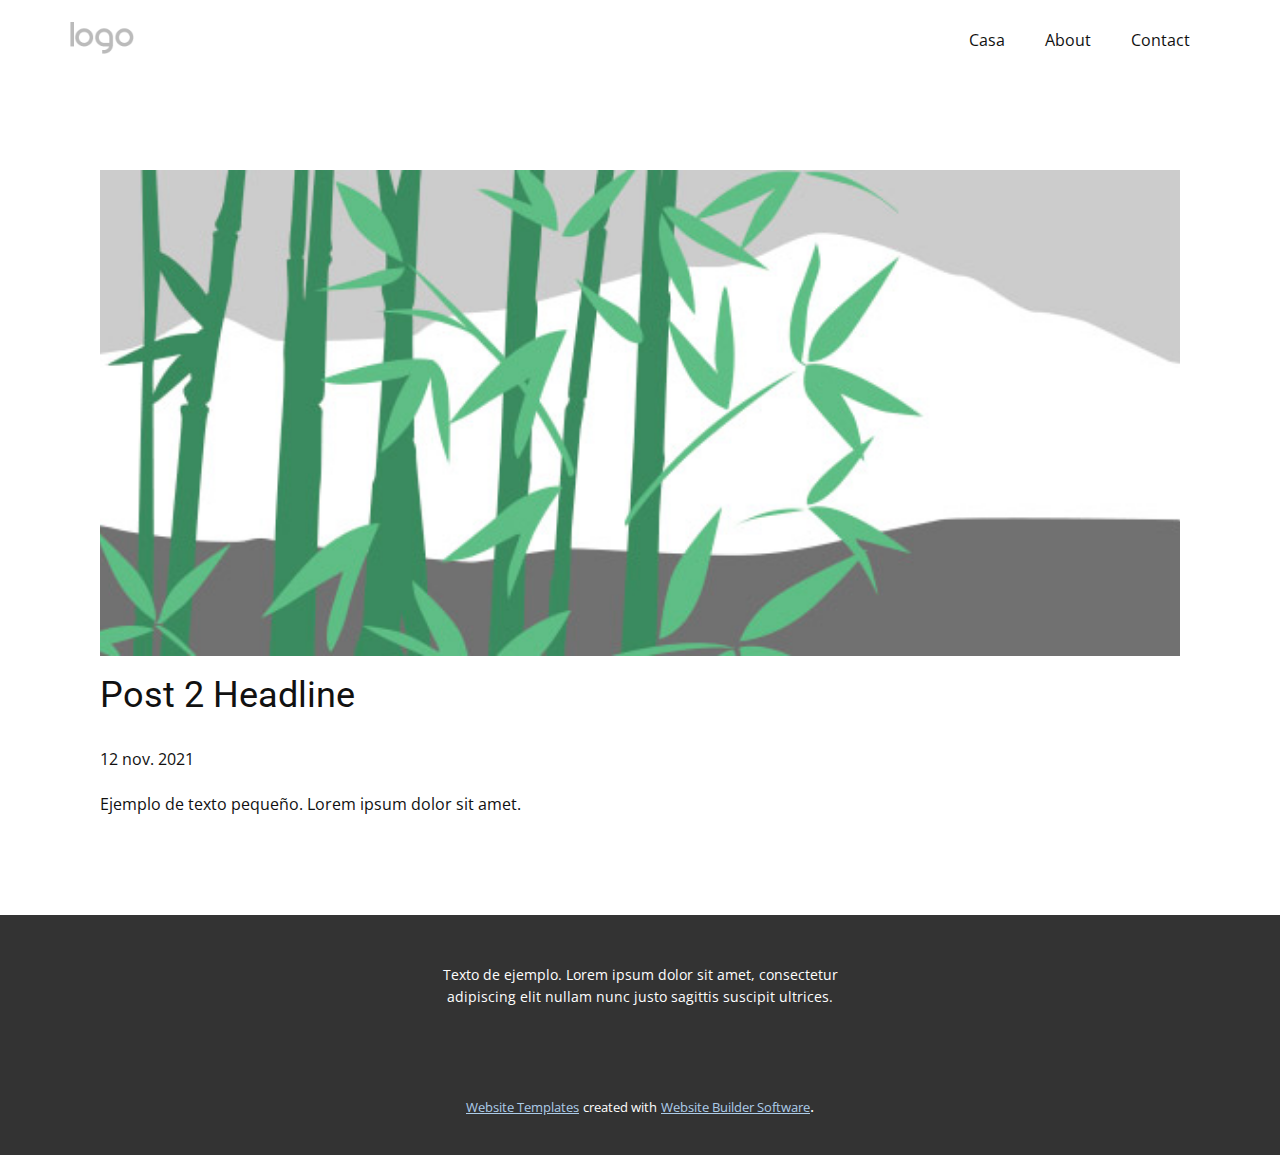
<file: blog/enviar-1.html>
<!doctype html>
<html style="font-size: 16px;"><head>
    <meta name="viewport" content="width=device-width, initial-scale=1.0">
    <meta charset="utf-8">
    <meta name="keywords" content="Post 1 Headline">
    <meta name="description" content="">
    <meta name="page_type" content="np-template-header-footer-from-plugin">
    <title>Post 2 Headline</title>
    <link rel="stylesheet" href="../nicepage.css" media="screen">
<link rel="stylesheet" href="../Post-Template.css" media="screen">
    <script class="u-script" type="text/javascript" src="../jquery.js" defer=""></script>
    <script class="u-script" type="text/javascript" src="../nicepage.js" defer=""></script>
    <meta name="generator" content="Nicepage 3.30.0, nicepage.com">
    <link id="u-theme-google-font" rel="stylesheet" href="https://fonts.googleapis.com/css?family=Roboto:100,100i,300,300i,400,400i,500,500i,700,700i,900,900i|Open+Sans:300,300i,400,400i,600,600i,700,700i,800,800i">
    
    
    <script type="application/ld+json">{
		"@context": "http://schema.org",
		"@type": "Organization",
		"name": "",
		"logo": "images/default-logo.png"
}</script>
    <meta name="theme-color" content="#478ac9">
  </head>
  <body class="u-body"><header class="u-clearfix u-header u-header" id="sec-f6b8"><div class="u-clearfix u-sheet u-valign-middle u-sheet-1">
        <a href="https://nicepage.com" class="u-image u-logo u-image-1">
          <img src="../images/default-logo.png" class="u-logo-image u-logo-image-1">
        </a>
        <nav class="u-menu u-menu-dropdown u-offcanvas u-menu-1">
          <div class="menu-collapse" style="font-size: 1rem; letter-spacing: 0px;">
            <a class="u-button-style u-custom-left-right-menu-spacing u-custom-padding-bottom u-custom-top-bottom-menu-spacing u-nav-link u-text-active-palette-1-base u-text-hover-palette-2-base" href="#">
              <svg><use xmlns:xlink="http://www.w3.org/1999/xlink" xlink:href="#menu-hamburger"></use></svg>
              <svg version="1.1" xmlns="http://www.w3.org/2000/svg" xmlns:xlink="http://www.w3.org/1999/xlink"><defs><symbol id="menu-hamburger" viewBox="0 0 16 16" style="width: 16px; height: 16px;"><rect y="1" width="16" height="2"></rect><rect y="7" width="16" height="2"></rect><rect y="13" width="16" height="2"></rect>
</symbol>
</defs></svg>
            </a>
          </div>
          <div class="u-nav-container">
            <ul class="u-nav u-unstyled u-nav-1"><li class="u-nav-item"><a class="u-button-style u-nav-link u-text-active-palette-1-base u-text-hover-palette-2-base" href="../Casa.html" style="padding: 10px 20px;">Casa</a>
</li><li class="u-nav-item"><a class="u-button-style u-nav-link u-text-active-palette-1-base u-text-hover-palette-2-base" href="../About.html" style="padding: 10px 20px;">About</a>
</li><li class="u-nav-item"><a class="u-button-style u-nav-link u-text-active-palette-1-base u-text-hover-palette-2-base" href="../Contact.html" style="padding: 10px 20px;">Contact</a>
</li></ul>
          </div>
          <div class="u-nav-container-collapse">
            <div class="u-black u-container-style u-inner-container-layout u-opacity u-opacity-95 u-sidenav">
              <div class="u-inner-container-layout u-sidenav-overflow">
                <div class="u-menu-close"></div>
                <ul class="u-align-center u-nav u-popupmenu-items u-unstyled u-nav-2"><li class="u-nav-item"><a class="u-button-style u-nav-link" href="../Casa.html">Casa</a>
</li><li class="u-nav-item"><a class="u-button-style u-nav-link" href="../About.html">About</a>
</li><li class="u-nav-item"><a class="u-button-style u-nav-link" href="../Contact.html">Contact</a>
</li></ul>
              </div>
            </div>
            <div class="u-black u-menu-overlay u-opacity u-opacity-70"></div>
          </div>
        </nav>
      </div></header>
    <section class="u-align-center u-clearfix u-section-1" id="sec-d2cd">
      <div class="u-clearfix u-sheet u-valign-middle-md u-valign-middle-sm u-valign-middle-xs u-sheet-1"><!--post_details--><!--post_details_options_json--><!--{"source":""}--><!--/post_details_options_json--><!--blog_post-->
        <div class="u-container-style u-expanded-width u-post-details u-post-details-1">
          <div class="u-container-layout u-valign-middle u-container-layout-1"><!--blog_post_image-->
            <img alt="" class="u-blog-control u-expanded-width u-image u-image-default u-image-1" src="[data-uri]"><!--/blog_post_image--><!--blog_post_header-->
            <h2 class="u-blog-control u-text u-text-1">Post 2 Headline</h2><!--/blog_post_header--><!--blog_post_metadata-->
            <div class="u-blog-control u-metadata u-metadata-1"><!--blog_post_metadata_date-->
              <span class="u-meta-date u-meta-icon">12 nov. 2021</span><!--/blog_post_metadata_date--><!--blog_post_metadata_category-->
              <!--/blog_post_metadata_category--><!--blog_post_metadata_comments-->
              <!--/blog_post_metadata_comments-->
            </div><!--/blog_post_metadata--><!--blog_post_content-->
            <div class="u-align-justify u-blog-control u-post-content u-text u-text-2 fr-view">
  Ejemplo de texto pequeño. Lorem ipsum dolor sit amet.
  </div><!--/blog_post_content-->
          </div>
        </div><!--/blog_post--><!--/post_details-->
      </div>
    </section>
    
    
    <footer class="u-align-center u-clearfix u-footer u-grey-80 u-footer" id="sec-791d"><div class="u-clearfix u-sheet u-sheet-1">
        <p class="u-small-text u-text u-text-variant u-text-1">Texto de ejemplo. Lorem ipsum dolor sit amet, consectetur adipiscing elit nullam nunc justo sagittis suscipit ultrices.</p>
      </div></footer>
    <section class="u-backlink u-clearfix u-grey-80">
      <a class="u-link" href="https://nicepage.com/website-templates" target="_blank">
        <span>Website Templates</span>
      </a>
      <p class="u-text">
        <span>created with</span>
      </p>
      <a class="u-link" href="" target="_blank">
        <span>Website Builder Software</span>
      </a>. 
    </section>
  
</body></html>
</file>
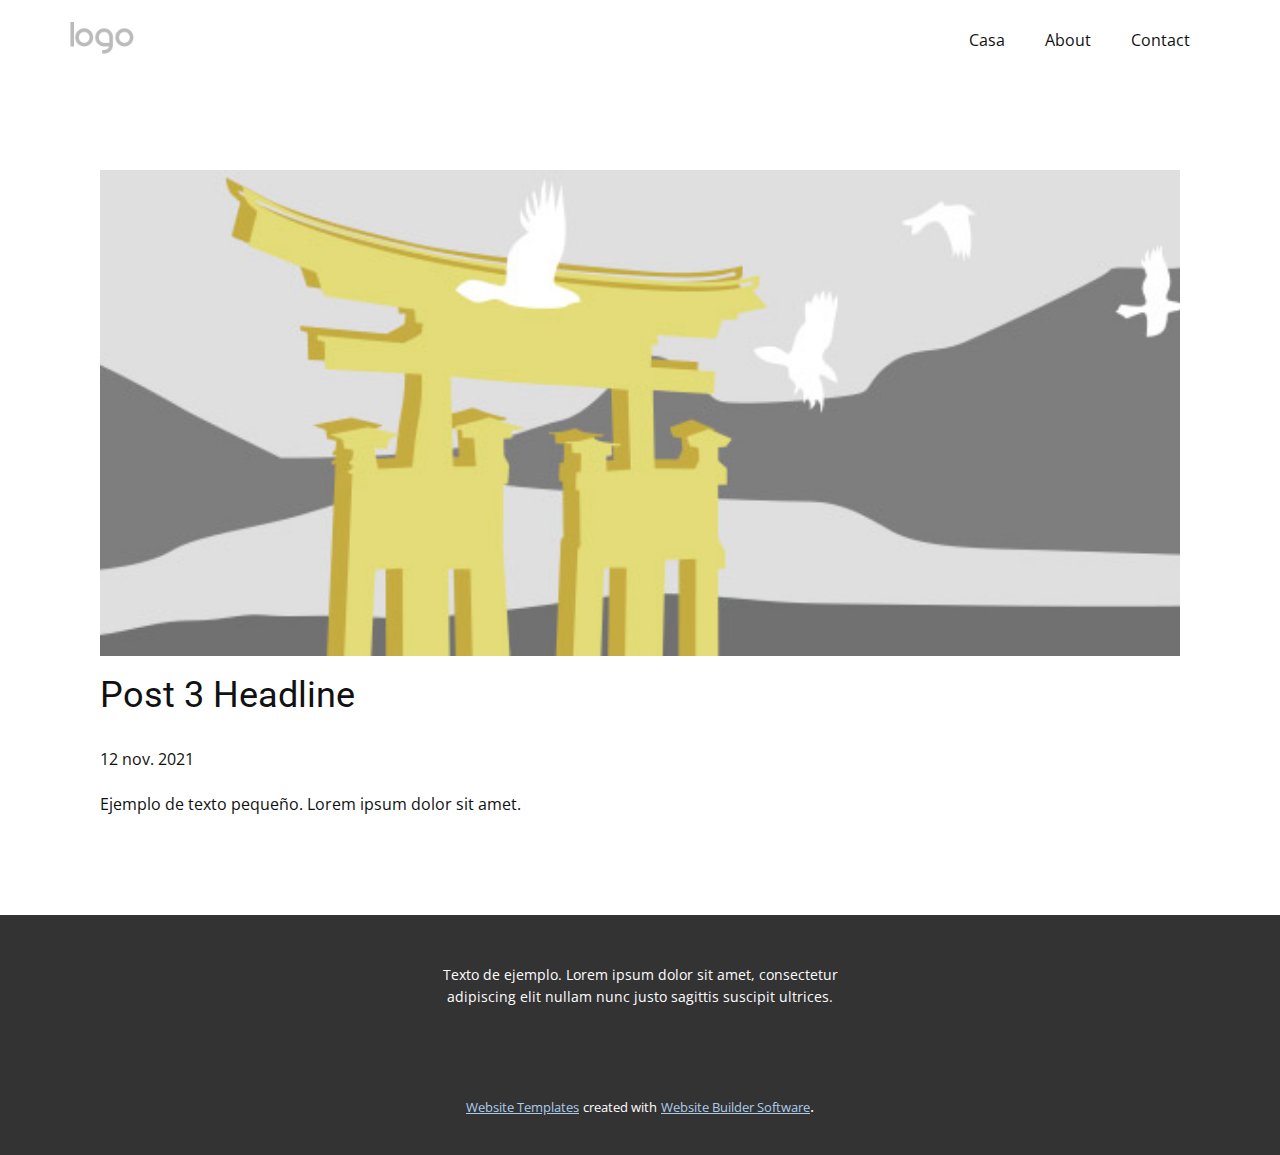
<file: blog/enviar-2.html>
<!doctype html>
<html style="font-size: 16px;"><head>
    <meta name="viewport" content="width=device-width, initial-scale=1.0">
    <meta charset="utf-8">
    <meta name="keywords" content="Post 1 Headline">
    <meta name="description" content="">
    <meta name="page_type" content="np-template-header-footer-from-plugin">
    <title>Post 3 Headline</title>
    <link rel="stylesheet" href="../nicepage.css" media="screen">
<link rel="stylesheet" href="../Post-Template.css" media="screen">
    <script class="u-script" type="text/javascript" src="../jquery.js" defer=""></script>
    <script class="u-script" type="text/javascript" src="../nicepage.js" defer=""></script>
    <meta name="generator" content="Nicepage 3.30.0, nicepage.com">
    <link id="u-theme-google-font" rel="stylesheet" href="https://fonts.googleapis.com/css?family=Roboto:100,100i,300,300i,400,400i,500,500i,700,700i,900,900i|Open+Sans:300,300i,400,400i,600,600i,700,700i,800,800i">
    
    
    <script type="application/ld+json">{
		"@context": "http://schema.org",
		"@type": "Organization",
		"name": "",
		"logo": "images/default-logo.png"
}</script>
    <meta name="theme-color" content="#478ac9">
  </head>
  <body class="u-body"><header class="u-clearfix u-header u-header" id="sec-f6b8"><div class="u-clearfix u-sheet u-valign-middle u-sheet-1">
        <a href="https://nicepage.com" class="u-image u-logo u-image-1">
          <img src="../images/default-logo.png" class="u-logo-image u-logo-image-1">
        </a>
        <nav class="u-menu u-menu-dropdown u-offcanvas u-menu-1">
          <div class="menu-collapse" style="font-size: 1rem; letter-spacing: 0px;">
            <a class="u-button-style u-custom-left-right-menu-spacing u-custom-padding-bottom u-custom-top-bottom-menu-spacing u-nav-link u-text-active-palette-1-base u-text-hover-palette-2-base" href="#">
              <svg><use xmlns:xlink="http://www.w3.org/1999/xlink" xlink:href="#menu-hamburger"></use></svg>
              <svg version="1.1" xmlns="http://www.w3.org/2000/svg" xmlns:xlink="http://www.w3.org/1999/xlink"><defs><symbol id="menu-hamburger" viewBox="0 0 16 16" style="width: 16px; height: 16px;"><rect y="1" width="16" height="2"></rect><rect y="7" width="16" height="2"></rect><rect y="13" width="16" height="2"></rect>
</symbol>
</defs></svg>
            </a>
          </div>
          <div class="u-nav-container">
            <ul class="u-nav u-unstyled u-nav-1"><li class="u-nav-item"><a class="u-button-style u-nav-link u-text-active-palette-1-base u-text-hover-palette-2-base" href="../Casa.html" style="padding: 10px 20px;">Casa</a>
</li><li class="u-nav-item"><a class="u-button-style u-nav-link u-text-active-palette-1-base u-text-hover-palette-2-base" href="../About.html" style="padding: 10px 20px;">About</a>
</li><li class="u-nav-item"><a class="u-button-style u-nav-link u-text-active-palette-1-base u-text-hover-palette-2-base" href="../Contact.html" style="padding: 10px 20px;">Contact</a>
</li></ul>
          </div>
          <div class="u-nav-container-collapse">
            <div class="u-black u-container-style u-inner-container-layout u-opacity u-opacity-95 u-sidenav">
              <div class="u-inner-container-layout u-sidenav-overflow">
                <div class="u-menu-close"></div>
                <ul class="u-align-center u-nav u-popupmenu-items u-unstyled u-nav-2"><li class="u-nav-item"><a class="u-button-style u-nav-link" href="../Casa.html">Casa</a>
</li><li class="u-nav-item"><a class="u-button-style u-nav-link" href="../About.html">About</a>
</li><li class="u-nav-item"><a class="u-button-style u-nav-link" href="../Contact.html">Contact</a>
</li></ul>
              </div>
            </div>
            <div class="u-black u-menu-overlay u-opacity u-opacity-70"></div>
          </div>
        </nav>
      </div></header>
    <section class="u-align-center u-clearfix u-section-1" id="sec-d2cd">
      <div class="u-clearfix u-sheet u-valign-middle-md u-valign-middle-sm u-valign-middle-xs u-sheet-1"><!--post_details--><!--post_details_options_json--><!--{"source":""}--><!--/post_details_options_json--><!--blog_post-->
        <div class="u-container-style u-expanded-width u-post-details u-post-details-1">
          <div class="u-container-layout u-valign-middle u-container-layout-1"><!--blog_post_image-->
            <img alt="" class="u-blog-control u-expanded-width u-image u-image-default u-image-1" src="[data-uri]"><!--/blog_post_image--><!--blog_post_header-->
            <h2 class="u-blog-control u-text u-text-1">Post 3 Headline</h2><!--/blog_post_header--><!--blog_post_metadata-->
            <div class="u-blog-control u-metadata u-metadata-1"><!--blog_post_metadata_date-->
              <span class="u-meta-date u-meta-icon">12 nov. 2021</span><!--/blog_post_metadata_date--><!--blog_post_metadata_category-->
              <!--/blog_post_metadata_category--><!--blog_post_metadata_comments-->
              <!--/blog_post_metadata_comments-->
            </div><!--/blog_post_metadata--><!--blog_post_content-->
            <div class="u-align-justify u-blog-control u-post-content u-text u-text-2 fr-view">
  Ejemplo de texto pequeño. Lorem ipsum dolor sit amet.
  </div><!--/blog_post_content-->
          </div>
        </div><!--/blog_post--><!--/post_details-->
      </div>
    </section>
    
    
    <footer class="u-align-center u-clearfix u-footer u-grey-80 u-footer" id="sec-791d"><div class="u-clearfix u-sheet u-sheet-1">
        <p class="u-small-text u-text u-text-variant u-text-1">Texto de ejemplo. Lorem ipsum dolor sit amet, consectetur adipiscing elit nullam nunc justo sagittis suscipit ultrices.</p>
      </div></footer>
    <section class="u-backlink u-clearfix u-grey-80">
      <a class="u-link" href="https://nicepage.com/website-templates" target="_blank">
        <span>Website Templates</span>
      </a>
      <p class="u-text">
        <span>created with</span>
      </p>
      <a class="u-link" href="" target="_blank">
        <span>Website Builder Software</span>
      </a>. 
    </section>
  
</body></html>
</file>
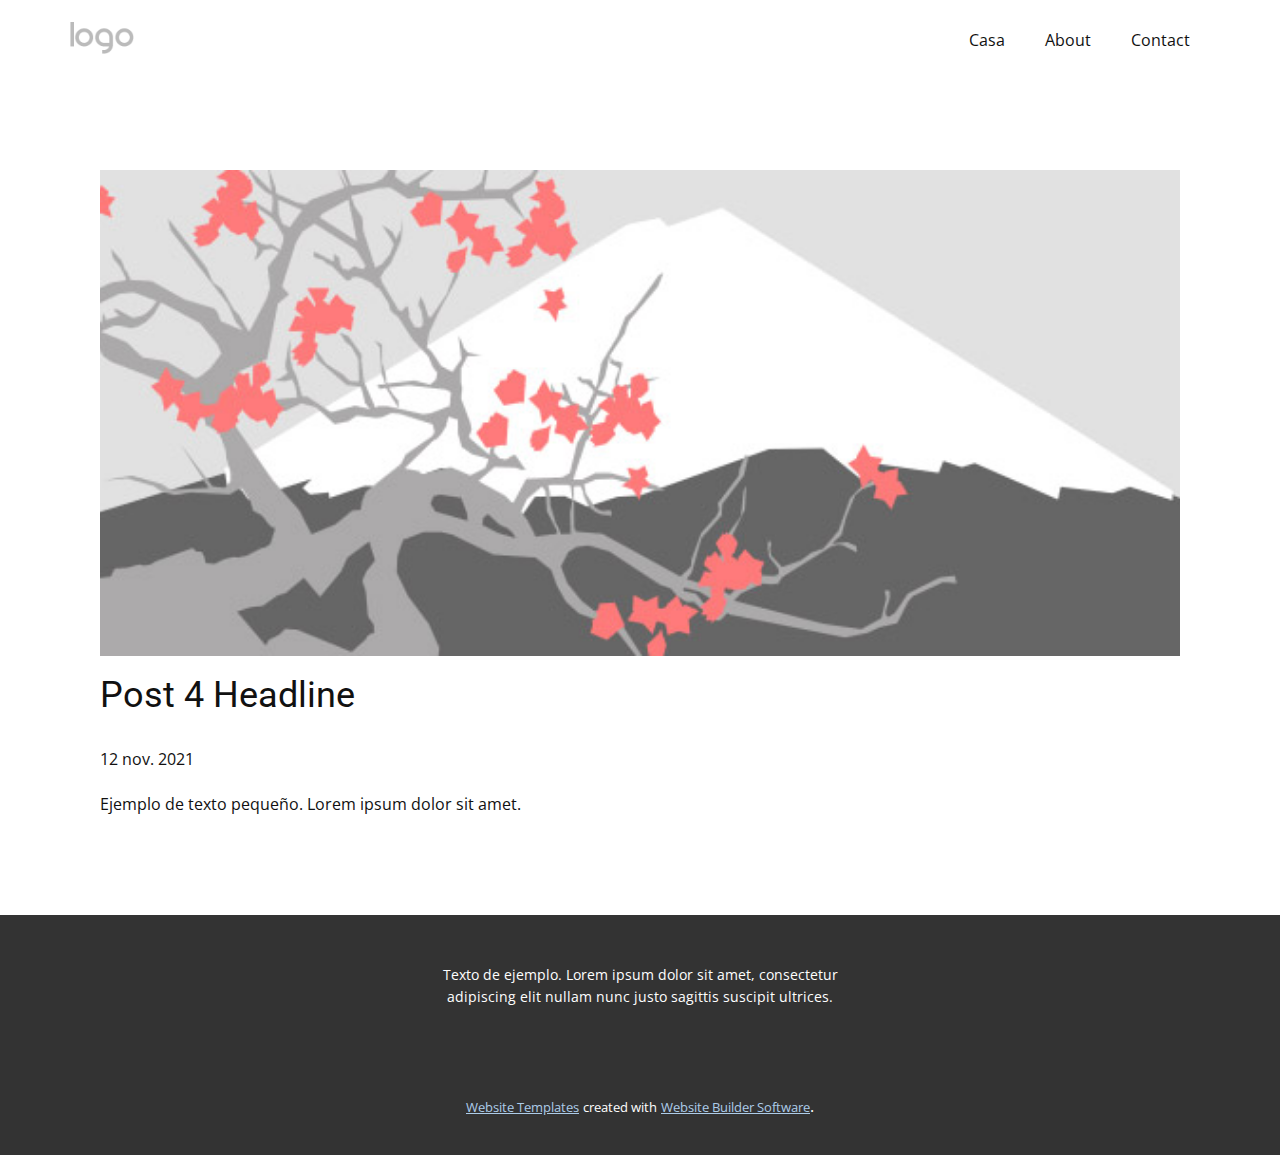
<file: blog/enviar-3.html>
<!doctype html>
<html style="font-size: 16px;"><head>
    <meta name="viewport" content="width=device-width, initial-scale=1.0">
    <meta charset="utf-8">
    <meta name="keywords" content="Post 1 Headline">
    <meta name="description" content="">
    <meta name="page_type" content="np-template-header-footer-from-plugin">
    <title>Post 4 Headline</title>
    <link rel="stylesheet" href="../nicepage.css" media="screen">
<link rel="stylesheet" href="../Post-Template.css" media="screen">
    <script class="u-script" type="text/javascript" src="../jquery.js" defer=""></script>
    <script class="u-script" type="text/javascript" src="../nicepage.js" defer=""></script>
    <meta name="generator" content="Nicepage 3.30.0, nicepage.com">
    <link id="u-theme-google-font" rel="stylesheet" href="https://fonts.googleapis.com/css?family=Roboto:100,100i,300,300i,400,400i,500,500i,700,700i,900,900i|Open+Sans:300,300i,400,400i,600,600i,700,700i,800,800i">
    
    
    <script type="application/ld+json">{
		"@context": "http://schema.org",
		"@type": "Organization",
		"name": "",
		"logo": "images/default-logo.png"
}</script>
    <meta name="theme-color" content="#478ac9">
  </head>
  <body class="u-body"><header class="u-clearfix u-header u-header" id="sec-f6b8"><div class="u-clearfix u-sheet u-valign-middle u-sheet-1">
        <a href="https://nicepage.com" class="u-image u-logo u-image-1">
          <img src="../images/default-logo.png" class="u-logo-image u-logo-image-1">
        </a>
        <nav class="u-menu u-menu-dropdown u-offcanvas u-menu-1">
          <div class="menu-collapse" style="font-size: 1rem; letter-spacing: 0px;">
            <a class="u-button-style u-custom-left-right-menu-spacing u-custom-padding-bottom u-custom-top-bottom-menu-spacing u-nav-link u-text-active-palette-1-base u-text-hover-palette-2-base" href="#">
              <svg><use xmlns:xlink="http://www.w3.org/1999/xlink" xlink:href="#menu-hamburger"></use></svg>
              <svg version="1.1" xmlns="http://www.w3.org/2000/svg" xmlns:xlink="http://www.w3.org/1999/xlink"><defs><symbol id="menu-hamburger" viewBox="0 0 16 16" style="width: 16px; height: 16px;"><rect y="1" width="16" height="2"></rect><rect y="7" width="16" height="2"></rect><rect y="13" width="16" height="2"></rect>
</symbol>
</defs></svg>
            </a>
          </div>
          <div class="u-nav-container">
            <ul class="u-nav u-unstyled u-nav-1"><li class="u-nav-item"><a class="u-button-style u-nav-link u-text-active-palette-1-base u-text-hover-palette-2-base" href="../Casa.html" style="padding: 10px 20px;">Casa</a>
</li><li class="u-nav-item"><a class="u-button-style u-nav-link u-text-active-palette-1-base u-text-hover-palette-2-base" href="../About.html" style="padding: 10px 20px;">About</a>
</li><li class="u-nav-item"><a class="u-button-style u-nav-link u-text-active-palette-1-base u-text-hover-palette-2-base" href="../Contact.html" style="padding: 10px 20px;">Contact</a>
</li></ul>
          </div>
          <div class="u-nav-container-collapse">
            <div class="u-black u-container-style u-inner-container-layout u-opacity u-opacity-95 u-sidenav">
              <div class="u-inner-container-layout u-sidenav-overflow">
                <div class="u-menu-close"></div>
                <ul class="u-align-center u-nav u-popupmenu-items u-unstyled u-nav-2"><li class="u-nav-item"><a class="u-button-style u-nav-link" href="../Casa.html">Casa</a>
</li><li class="u-nav-item"><a class="u-button-style u-nav-link" href="../About.html">About</a>
</li><li class="u-nav-item"><a class="u-button-style u-nav-link" href="../Contact.html">Contact</a>
</li></ul>
              </div>
            </div>
            <div class="u-black u-menu-overlay u-opacity u-opacity-70"></div>
          </div>
        </nav>
      </div></header>
    <section class="u-align-center u-clearfix u-section-1" id="sec-d2cd">
      <div class="u-clearfix u-sheet u-valign-middle-md u-valign-middle-sm u-valign-middle-xs u-sheet-1"><!--post_details--><!--post_details_options_json--><!--{"source":""}--><!--/post_details_options_json--><!--blog_post-->
        <div class="u-container-style u-expanded-width u-post-details u-post-details-1">
          <div class="u-container-layout u-valign-middle u-container-layout-1"><!--blog_post_image-->
            <img alt="" class="u-blog-control u-expanded-width u-image u-image-default u-image-1" src="[data-uri]"><!--/blog_post_image--><!--blog_post_header-->
            <h2 class="u-blog-control u-text u-text-1">Post 4 Headline</h2><!--/blog_post_header--><!--blog_post_metadata-->
            <div class="u-blog-control u-metadata u-metadata-1"><!--blog_post_metadata_date-->
              <span class="u-meta-date u-meta-icon">12 nov. 2021</span><!--/blog_post_metadata_date--><!--blog_post_metadata_category-->
              <!--/blog_post_metadata_category--><!--blog_post_metadata_comments-->
              <!--/blog_post_metadata_comments-->
            </div><!--/blog_post_metadata--><!--blog_post_content-->
            <div class="u-align-justify u-blog-control u-post-content u-text u-text-2 fr-view">
  Ejemplo de texto pequeño. Lorem ipsum dolor sit amet.
  </div><!--/blog_post_content-->
          </div>
        </div><!--/blog_post--><!--/post_details-->
      </div>
    </section>
    
    
    <footer class="u-align-center u-clearfix u-footer u-grey-80 u-footer" id="sec-791d"><div class="u-clearfix u-sheet u-sheet-1">
        <p class="u-small-text u-text u-text-variant u-text-1">Texto de ejemplo. Lorem ipsum dolor sit amet, consectetur adipiscing elit nullam nunc justo sagittis suscipit ultrices.</p>
      </div></footer>
    <section class="u-backlink u-clearfix u-grey-80">
      <a class="u-link" href="https://nicepage.com/website-templates" target="_blank">
        <span>Website Templates</span>
      </a>
      <p class="u-text">
        <span>created with</span>
      </p>
      <a class="u-link" href="" target="_blank">
        <span>Website Builder Software</span>
      </a>. 
    </section>
  
</body></html>
</file>
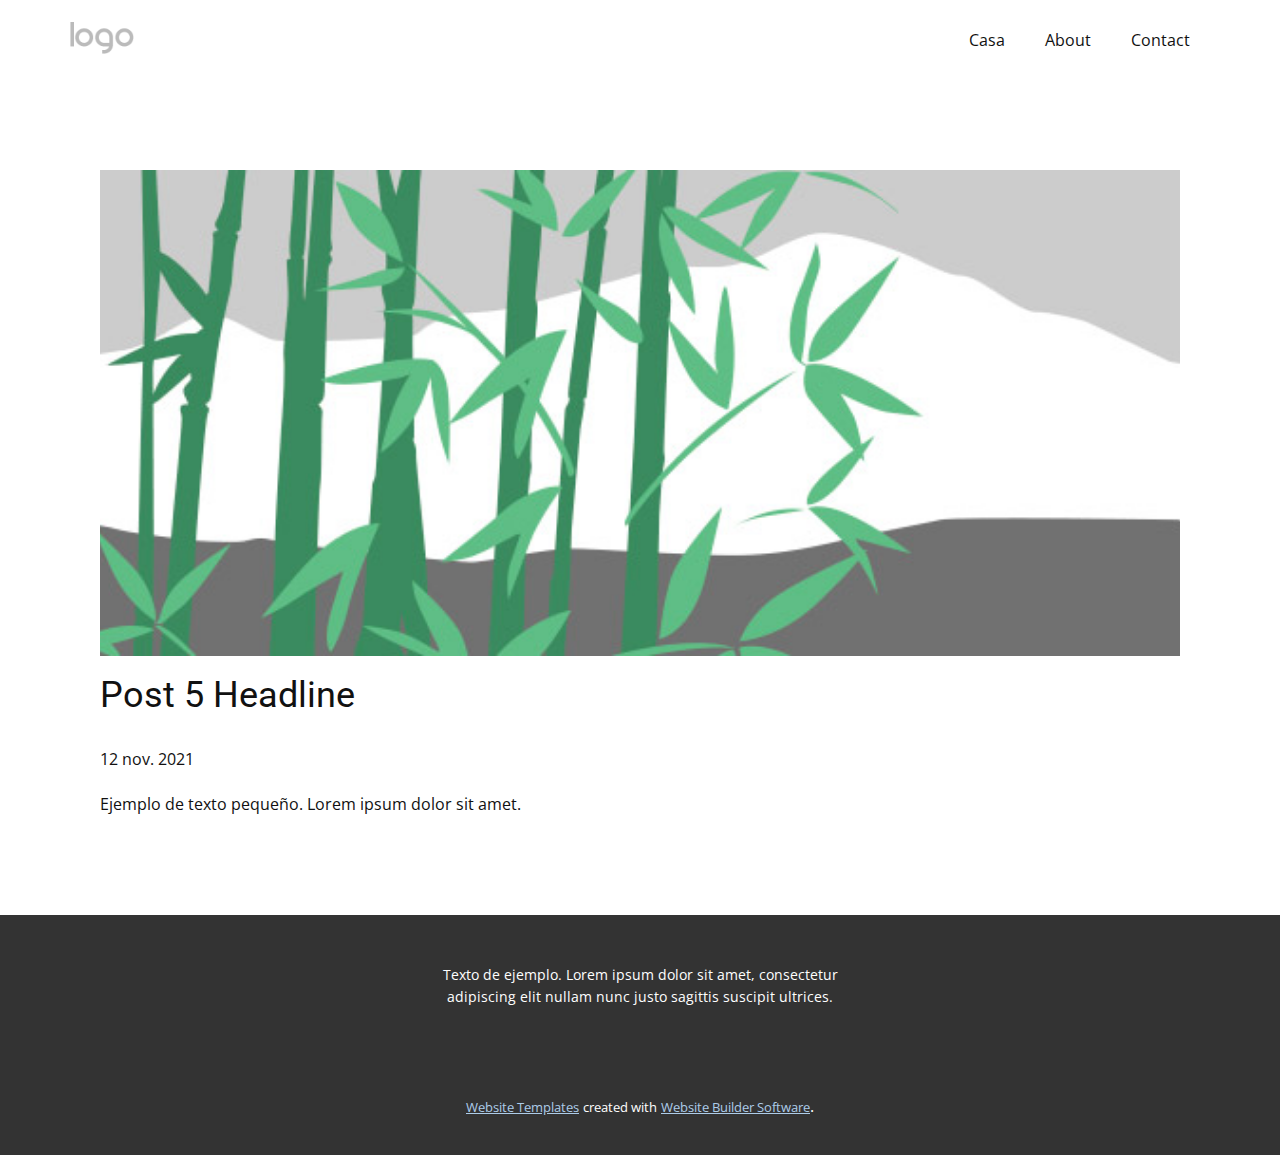
<file: blog/enviar-4.html>
<!doctype html>
<html style="font-size: 16px;"><head>
    <meta name="viewport" content="width=device-width, initial-scale=1.0">
    <meta charset="utf-8">
    <meta name="keywords" content="Post 1 Headline">
    <meta name="description" content="">
    <meta name="page_type" content="np-template-header-footer-from-plugin">
    <title>Post 5 Headline</title>
    <link rel="stylesheet" href="../nicepage.css" media="screen">
<link rel="stylesheet" href="../Post-Template.css" media="screen">
    <script class="u-script" type="text/javascript" src="../jquery.js" defer=""></script>
    <script class="u-script" type="text/javascript" src="../nicepage.js" defer=""></script>
    <meta name="generator" content="Nicepage 3.30.0, nicepage.com">
    <link id="u-theme-google-font" rel="stylesheet" href="https://fonts.googleapis.com/css?family=Roboto:100,100i,300,300i,400,400i,500,500i,700,700i,900,900i|Open+Sans:300,300i,400,400i,600,600i,700,700i,800,800i">
    
    
    <script type="application/ld+json">{
		"@context": "http://schema.org",
		"@type": "Organization",
		"name": "",
		"logo": "images/default-logo.png"
}</script>
    <meta name="theme-color" content="#478ac9">
  </head>
  <body class="u-body"><header class="u-clearfix u-header u-header" id="sec-f6b8"><div class="u-clearfix u-sheet u-valign-middle u-sheet-1">
        <a href="https://nicepage.com" class="u-image u-logo u-image-1">
          <img src="../images/default-logo.png" class="u-logo-image u-logo-image-1">
        </a>
        <nav class="u-menu u-menu-dropdown u-offcanvas u-menu-1">
          <div class="menu-collapse" style="font-size: 1rem; letter-spacing: 0px;">
            <a class="u-button-style u-custom-left-right-menu-spacing u-custom-padding-bottom u-custom-top-bottom-menu-spacing u-nav-link u-text-active-palette-1-base u-text-hover-palette-2-base" href="#">
              <svg><use xmlns:xlink="http://www.w3.org/1999/xlink" xlink:href="#menu-hamburger"></use></svg>
              <svg version="1.1" xmlns="http://www.w3.org/2000/svg" xmlns:xlink="http://www.w3.org/1999/xlink"><defs><symbol id="menu-hamburger" viewBox="0 0 16 16" style="width: 16px; height: 16px;"><rect y="1" width="16" height="2"></rect><rect y="7" width="16" height="2"></rect><rect y="13" width="16" height="2"></rect>
</symbol>
</defs></svg>
            </a>
          </div>
          <div class="u-nav-container">
            <ul class="u-nav u-unstyled u-nav-1"><li class="u-nav-item"><a class="u-button-style u-nav-link u-text-active-palette-1-base u-text-hover-palette-2-base" href="../Casa.html" style="padding: 10px 20px;">Casa</a>
</li><li class="u-nav-item"><a class="u-button-style u-nav-link u-text-active-palette-1-base u-text-hover-palette-2-base" href="../About.html" style="padding: 10px 20px;">About</a>
</li><li class="u-nav-item"><a class="u-button-style u-nav-link u-text-active-palette-1-base u-text-hover-palette-2-base" href="../Contact.html" style="padding: 10px 20px;">Contact</a>
</li></ul>
          </div>
          <div class="u-nav-container-collapse">
            <div class="u-black u-container-style u-inner-container-layout u-opacity u-opacity-95 u-sidenav">
              <div class="u-inner-container-layout u-sidenav-overflow">
                <div class="u-menu-close"></div>
                <ul class="u-align-center u-nav u-popupmenu-items u-unstyled u-nav-2"><li class="u-nav-item"><a class="u-button-style u-nav-link" href="../Casa.html">Casa</a>
</li><li class="u-nav-item"><a class="u-button-style u-nav-link" href="../About.html">About</a>
</li><li class="u-nav-item"><a class="u-button-style u-nav-link" href="../Contact.html">Contact</a>
</li></ul>
              </div>
            </div>
            <div class="u-black u-menu-overlay u-opacity u-opacity-70"></div>
          </div>
        </nav>
      </div></header>
    <section class="u-align-center u-clearfix u-section-1" id="sec-d2cd">
      <div class="u-clearfix u-sheet u-valign-middle-md u-valign-middle-sm u-valign-middle-xs u-sheet-1"><!--post_details--><!--post_details_options_json--><!--{"source":""}--><!--/post_details_options_json--><!--blog_post-->
        <div class="u-container-style u-expanded-width u-post-details u-post-details-1">
          <div class="u-container-layout u-valign-middle u-container-layout-1"><!--blog_post_image-->
            <img alt="" class="u-blog-control u-expanded-width u-image u-image-default u-image-1" src="[data-uri]"><!--/blog_post_image--><!--blog_post_header-->
            <h2 class="u-blog-control u-text u-text-1">Post 5 Headline</h2><!--/blog_post_header--><!--blog_post_metadata-->
            <div class="u-blog-control u-metadata u-metadata-1"><!--blog_post_metadata_date-->
              <span class="u-meta-date u-meta-icon">12 nov. 2021</span><!--/blog_post_metadata_date--><!--blog_post_metadata_category-->
              <!--/blog_post_metadata_category--><!--blog_post_metadata_comments-->
              <!--/blog_post_metadata_comments-->
            </div><!--/blog_post_metadata--><!--blog_post_content-->
            <div class="u-align-justify u-blog-control u-post-content u-text u-text-2 fr-view">
  Ejemplo de texto pequeño. Lorem ipsum dolor sit amet.
  </div><!--/blog_post_content-->
          </div>
        </div><!--/blog_post--><!--/post_details-->
      </div>
    </section>
    
    
    <footer class="u-align-center u-clearfix u-footer u-grey-80 u-footer" id="sec-791d"><div class="u-clearfix u-sheet u-sheet-1">
        <p class="u-small-text u-text u-text-variant u-text-1">Texto de ejemplo. Lorem ipsum dolor sit amet, consectetur adipiscing elit nullam nunc justo sagittis suscipit ultrices.</p>
      </div></footer>
    <section class="u-backlink u-clearfix u-grey-80">
      <a class="u-link" href="https://nicepage.com/website-templates" target="_blank">
        <span>Website Templates</span>
      </a>
      <p class="u-text">
        <span>created with</span>
      </p>
      <a class="u-link" href="" target="_blank">
        <span>Website Builder Software</span>
      </a>. 
    </section>
  
</body></html>
</file>
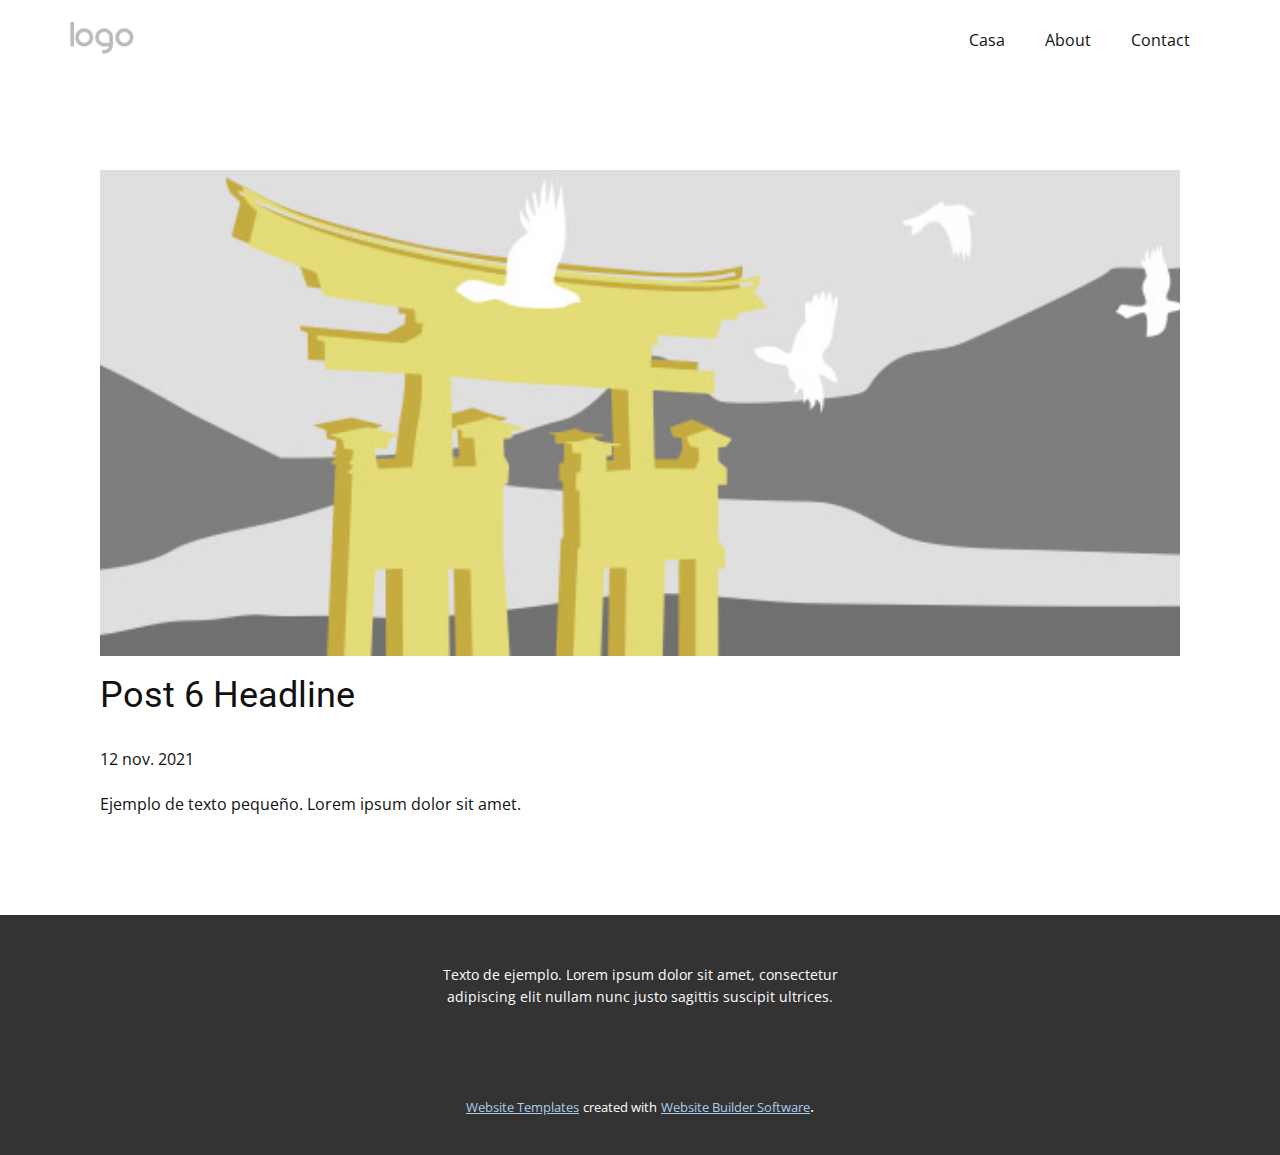
<file: blog/enviar-5.html>
<!doctype html>
<html style="font-size: 16px;"><head>
    <meta name="viewport" content="width=device-width, initial-scale=1.0">
    <meta charset="utf-8">
    <meta name="keywords" content="Post 1 Headline">
    <meta name="description" content="">
    <meta name="page_type" content="np-template-header-footer-from-plugin">
    <title>Post 6 Headline</title>
    <link rel="stylesheet" href="../nicepage.css" media="screen">
<link rel="stylesheet" href="../Post-Template.css" media="screen">
    <script class="u-script" type="text/javascript" src="../jquery.js" defer=""></script>
    <script class="u-script" type="text/javascript" src="../nicepage.js" defer=""></script>
    <meta name="generator" content="Nicepage 3.30.0, nicepage.com">
    <link id="u-theme-google-font" rel="stylesheet" href="https://fonts.googleapis.com/css?family=Roboto:100,100i,300,300i,400,400i,500,500i,700,700i,900,900i|Open+Sans:300,300i,400,400i,600,600i,700,700i,800,800i">
    
    
    <script type="application/ld+json">{
		"@context": "http://schema.org",
		"@type": "Organization",
		"name": "",
		"logo": "images/default-logo.png"
}</script>
    <meta name="theme-color" content="#478ac9">
  </head>
  <body class="u-body"><header class="u-clearfix u-header u-header" id="sec-f6b8"><div class="u-clearfix u-sheet u-valign-middle u-sheet-1">
        <a href="https://nicepage.com" class="u-image u-logo u-image-1">
          <img src="../images/default-logo.png" class="u-logo-image u-logo-image-1">
        </a>
        <nav class="u-menu u-menu-dropdown u-offcanvas u-menu-1">
          <div class="menu-collapse" style="font-size: 1rem; letter-spacing: 0px;">
            <a class="u-button-style u-custom-left-right-menu-spacing u-custom-padding-bottom u-custom-top-bottom-menu-spacing u-nav-link u-text-active-palette-1-base u-text-hover-palette-2-base" href="#">
              <svg><use xmlns:xlink="http://www.w3.org/1999/xlink" xlink:href="#menu-hamburger"></use></svg>
              <svg version="1.1" xmlns="http://www.w3.org/2000/svg" xmlns:xlink="http://www.w3.org/1999/xlink"><defs><symbol id="menu-hamburger" viewBox="0 0 16 16" style="width: 16px; height: 16px;"><rect y="1" width="16" height="2"></rect><rect y="7" width="16" height="2"></rect><rect y="13" width="16" height="2"></rect>
</symbol>
</defs></svg>
            </a>
          </div>
          <div class="u-nav-container">
            <ul class="u-nav u-unstyled u-nav-1"><li class="u-nav-item"><a class="u-button-style u-nav-link u-text-active-palette-1-base u-text-hover-palette-2-base" href="../Casa.html" style="padding: 10px 20px;">Casa</a>
</li><li class="u-nav-item"><a class="u-button-style u-nav-link u-text-active-palette-1-base u-text-hover-palette-2-base" href="../About.html" style="padding: 10px 20px;">About</a>
</li><li class="u-nav-item"><a class="u-button-style u-nav-link u-text-active-palette-1-base u-text-hover-palette-2-base" href="../Contact.html" style="padding: 10px 20px;">Contact</a>
</li></ul>
          </div>
          <div class="u-nav-container-collapse">
            <div class="u-black u-container-style u-inner-container-layout u-opacity u-opacity-95 u-sidenav">
              <div class="u-inner-container-layout u-sidenav-overflow">
                <div class="u-menu-close"></div>
                <ul class="u-align-center u-nav u-popupmenu-items u-unstyled u-nav-2"><li class="u-nav-item"><a class="u-button-style u-nav-link" href="../Casa.html">Casa</a>
</li><li class="u-nav-item"><a class="u-button-style u-nav-link" href="../About.html">About</a>
</li><li class="u-nav-item"><a class="u-button-style u-nav-link" href="../Contact.html">Contact</a>
</li></ul>
              </div>
            </div>
            <div class="u-black u-menu-overlay u-opacity u-opacity-70"></div>
          </div>
        </nav>
      </div></header>
    <section class="u-align-center u-clearfix u-section-1" id="sec-d2cd">
      <div class="u-clearfix u-sheet u-valign-middle-md u-valign-middle-sm u-valign-middle-xs u-sheet-1"><!--post_details--><!--post_details_options_json--><!--{"source":""}--><!--/post_details_options_json--><!--blog_post-->
        <div class="u-container-style u-expanded-width u-post-details u-post-details-1">
          <div class="u-container-layout u-valign-middle u-container-layout-1"><!--blog_post_image-->
            <img alt="" class="u-blog-control u-expanded-width u-image u-image-default u-image-1" src="[data-uri]"><!--/blog_post_image--><!--blog_post_header-->
            <h2 class="u-blog-control u-text u-text-1">Post 6 Headline</h2><!--/blog_post_header--><!--blog_post_metadata-->
            <div class="u-blog-control u-metadata u-metadata-1"><!--blog_post_metadata_date-->
              <span class="u-meta-date u-meta-icon">12 nov. 2021</span><!--/blog_post_metadata_date--><!--blog_post_metadata_category-->
              <!--/blog_post_metadata_category--><!--blog_post_metadata_comments-->
              <!--/blog_post_metadata_comments-->
            </div><!--/blog_post_metadata--><!--blog_post_content-->
            <div class="u-align-justify u-blog-control u-post-content u-text u-text-2 fr-view">
  Ejemplo de texto pequeño. Lorem ipsum dolor sit amet.
  </div><!--/blog_post_content-->
          </div>
        </div><!--/blog_post--><!--/post_details-->
      </div>
    </section>
    
    
    <footer class="u-align-center u-clearfix u-footer u-grey-80 u-footer" id="sec-791d"><div class="u-clearfix u-sheet u-sheet-1">
        <p class="u-small-text u-text u-text-variant u-text-1">Texto de ejemplo. Lorem ipsum dolor sit amet, consectetur adipiscing elit nullam nunc justo sagittis suscipit ultrices.</p>
      </div></footer>
    <section class="u-backlink u-clearfix u-grey-80">
      <a class="u-link" href="https://nicepage.com/website-templates" target="_blank">
        <span>Website Templates</span>
      </a>
      <p class="u-text">
        <span>created with</span>
      </p>
      <a class="u-link" href="" target="_blank">
        <span>Website Builder Software</span>
      </a>. 
    </section>
  
</body></html>
</file>
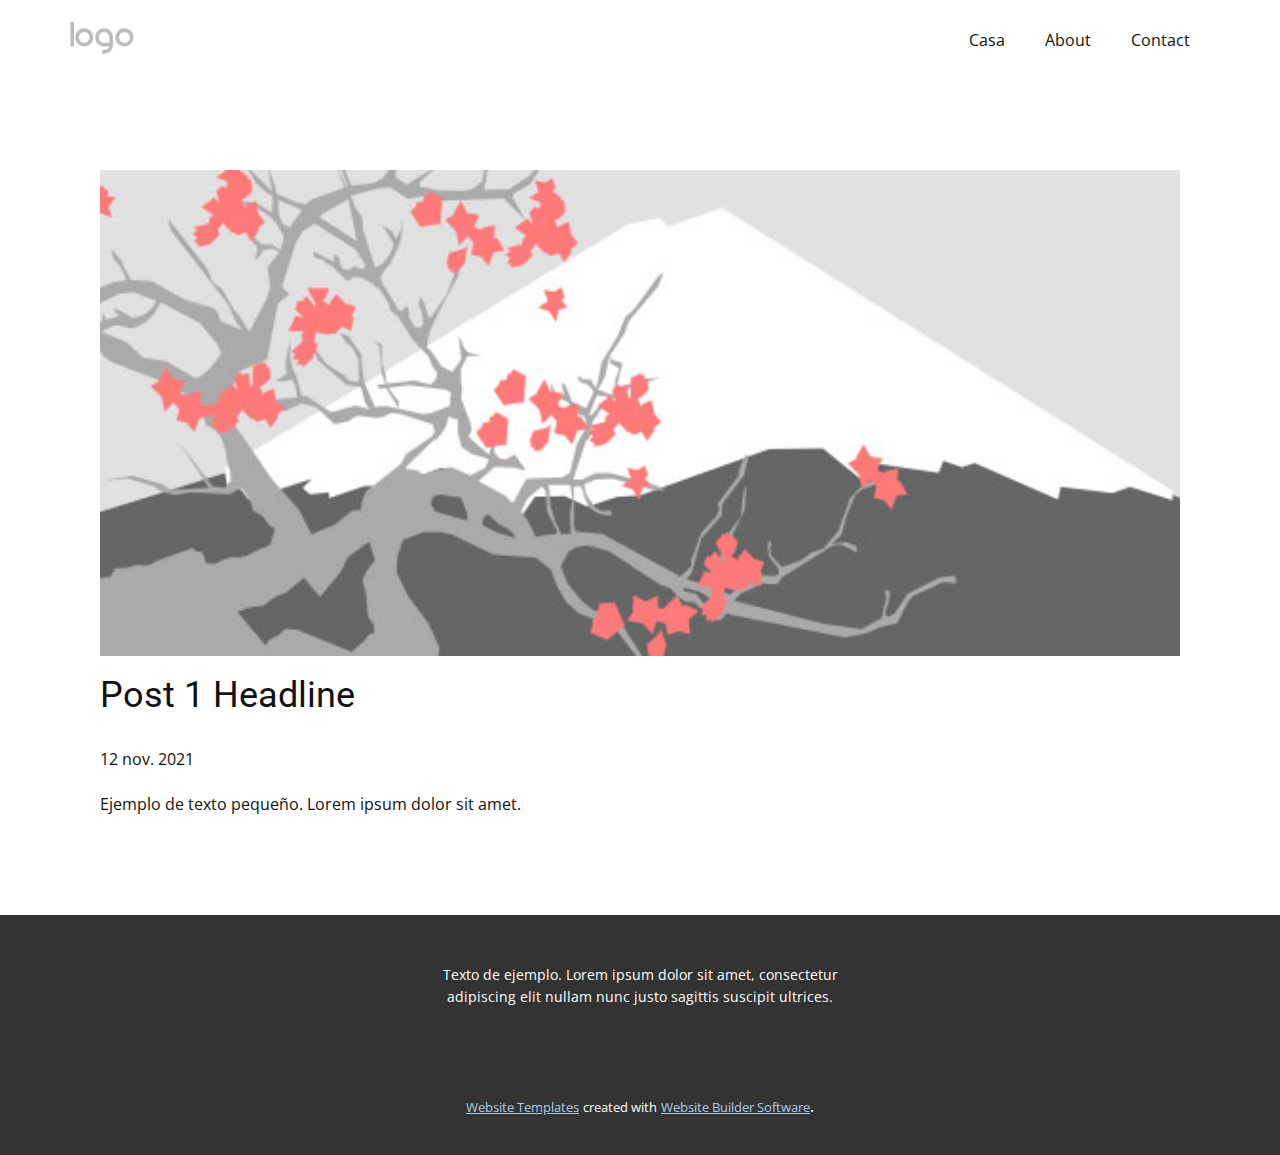
<file: blog/enviar.html>
<!doctype html>
<html style="font-size: 16px;"><head>
    <meta name="viewport" content="width=device-width, initial-scale=1.0">
    <meta charset="utf-8">
    <meta name="keywords" content="Post 1 Headline">
    <meta name="description" content="">
    <meta name="page_type" content="np-template-header-footer-from-plugin">
    <title>Post 1 Headline</title>
    <link rel="stylesheet" href="../nicepage.css" media="screen">
<link rel="stylesheet" href="../Post-Template.css" media="screen">
    <script class="u-script" type="text/javascript" src="../jquery.js" defer=""></script>
    <script class="u-script" type="text/javascript" src="../nicepage.js" defer=""></script>
    <meta name="generator" content="Nicepage 3.30.0, nicepage.com">
    <link id="u-theme-google-font" rel="stylesheet" href="https://fonts.googleapis.com/css?family=Roboto:100,100i,300,300i,400,400i,500,500i,700,700i,900,900i|Open+Sans:300,300i,400,400i,600,600i,700,700i,800,800i">
    
    
    <script type="application/ld+json">{
		"@context": "http://schema.org",
		"@type": "Organization",
		"name": "",
		"logo": "images/default-logo.png"
}</script>
    <meta name="theme-color" content="#478ac9">
  </head>
  <body class="u-body"><header class="u-clearfix u-header u-header" id="sec-f6b8"><div class="u-clearfix u-sheet u-valign-middle u-sheet-1">
        <a href="https://nicepage.com" class="u-image u-logo u-image-1">
          <img src="../images/default-logo.png" class="u-logo-image u-logo-image-1">
        </a>
        <nav class="u-menu u-menu-dropdown u-offcanvas u-menu-1">
          <div class="menu-collapse" style="font-size: 1rem; letter-spacing: 0px;">
            <a class="u-button-style u-custom-left-right-menu-spacing u-custom-padding-bottom u-custom-top-bottom-menu-spacing u-nav-link u-text-active-palette-1-base u-text-hover-palette-2-base" href="#">
              <svg><use xmlns:xlink="http://www.w3.org/1999/xlink" xlink:href="#menu-hamburger"></use></svg>
              <svg version="1.1" xmlns="http://www.w3.org/2000/svg" xmlns:xlink="http://www.w3.org/1999/xlink"><defs><symbol id="menu-hamburger" viewBox="0 0 16 16" style="width: 16px; height: 16px;"><rect y="1" width="16" height="2"></rect><rect y="7" width="16" height="2"></rect><rect y="13" width="16" height="2"></rect>
</symbol>
</defs></svg>
            </a>
          </div>
          <div class="u-nav-container">
            <ul class="u-nav u-unstyled u-nav-1"><li class="u-nav-item"><a class="u-button-style u-nav-link u-text-active-palette-1-base u-text-hover-palette-2-base" href="../Casa.html" style="padding: 10px 20px;">Casa</a>
</li><li class="u-nav-item"><a class="u-button-style u-nav-link u-text-active-palette-1-base u-text-hover-palette-2-base" href="../About.html" style="padding: 10px 20px;">About</a>
</li><li class="u-nav-item"><a class="u-button-style u-nav-link u-text-active-palette-1-base u-text-hover-palette-2-base" href="../Contact.html" style="padding: 10px 20px;">Contact</a>
</li></ul>
          </div>
          <div class="u-nav-container-collapse">
            <div class="u-black u-container-style u-inner-container-layout u-opacity u-opacity-95 u-sidenav">
              <div class="u-inner-container-layout u-sidenav-overflow">
                <div class="u-menu-close"></div>
                <ul class="u-align-center u-nav u-popupmenu-items u-unstyled u-nav-2"><li class="u-nav-item"><a class="u-button-style u-nav-link" href="../Casa.html">Casa</a>
</li><li class="u-nav-item"><a class="u-button-style u-nav-link" href="../About.html">About</a>
</li><li class="u-nav-item"><a class="u-button-style u-nav-link" href="../Contact.html">Contact</a>
</li></ul>
              </div>
            </div>
            <div class="u-black u-menu-overlay u-opacity u-opacity-70"></div>
          </div>
        </nav>
      </div></header>
    <section class="u-align-center u-clearfix u-section-1" id="sec-d2cd">
      <div class="u-clearfix u-sheet u-valign-middle-md u-valign-middle-sm u-valign-middle-xs u-sheet-1"><!--post_details--><!--post_details_options_json--><!--{"source":""}--><!--/post_details_options_json--><!--blog_post-->
        <div class="u-container-style u-expanded-width u-post-details u-post-details-1">
          <div class="u-container-layout u-valign-middle u-container-layout-1"><!--blog_post_image-->
            <img alt="" class="u-blog-control u-expanded-width u-image u-image-default u-image-1" src="[data-uri]"><!--/blog_post_image--><!--blog_post_header-->
            <h2 class="u-blog-control u-text u-text-1">Post 1 Headline</h2><!--/blog_post_header--><!--blog_post_metadata-->
            <div class="u-blog-control u-metadata u-metadata-1"><!--blog_post_metadata_date-->
              <span class="u-meta-date u-meta-icon">12 nov. 2021</span><!--/blog_post_metadata_date--><!--blog_post_metadata_category-->
              <!--/blog_post_metadata_category--><!--blog_post_metadata_comments-->
              <!--/blog_post_metadata_comments-->
            </div><!--/blog_post_metadata--><!--blog_post_content-->
            <div class="u-align-justify u-blog-control u-post-content u-text u-text-2 fr-view">
  Ejemplo de texto pequeño. Lorem ipsum dolor sit amet.
  </div><!--/blog_post_content-->
          </div>
        </div><!--/blog_post--><!--/post_details-->
      </div>
    </section>
    
    
    <footer class="u-align-center u-clearfix u-footer u-grey-80 u-footer" id="sec-791d"><div class="u-clearfix u-sheet u-sheet-1">
        <p class="u-small-text u-text u-text-variant u-text-1">Texto de ejemplo. Lorem ipsum dolor sit amet, consectetur adipiscing elit nullam nunc justo sagittis suscipit ultrices.</p>
      </div></footer>
    <section class="u-backlink u-clearfix u-grey-80">
      <a class="u-link" href="https://nicepage.com/website-templates" target="_blank">
        <span>Website Templates</span>
      </a>
      <p class="u-text">
        <span>created with</span>
      </p>
      <a class="u-link" href="" target="_blank">
        <span>Website Builder Software</span>
      </a>. 
    </section>
  
</body></html>
</file>
